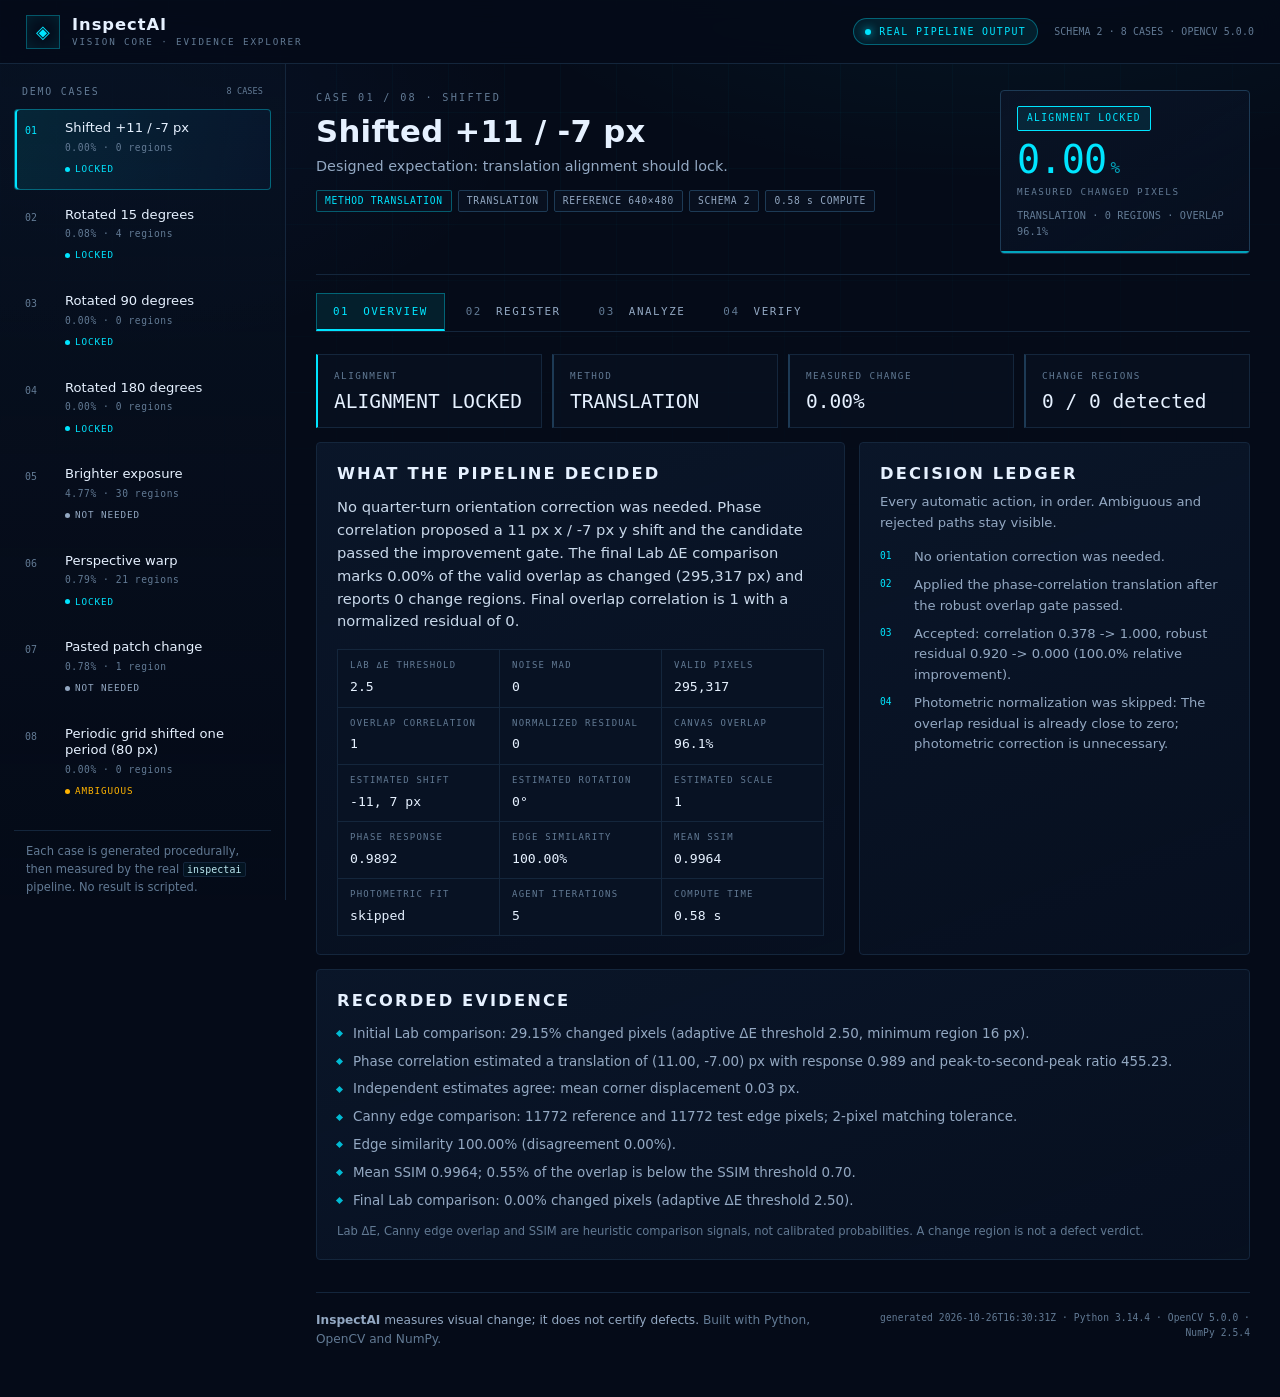
<file: demo/index.html>
<!DOCTYPE html>
<html lang="en">
<head>
<meta charset="utf-8">
<meta name="viewport" content="width=device-width, initial-scale=1">
<title>InspectAI · Evidence Explorer</title>
<meta name="description" content="Interactive replay of real InspectAI runs: alignment ladder, change analysis and the agent's evidence trail.">
<link rel="stylesheet" href="styles.css">
<link rel="icon" href="data:image/svg+xml,%3Csvg xmlns='http://www.w3.org/2000/svg' viewBox='0 0 32 32'%3E%3Crect width='32' height='32' fill='%23050b18'/%3E%3Cpath d='M16 4l10 12-10 12L6 16z' fill='none' stroke='%2300e5ff' stroke-width='2'/%3E%3Ccircle cx='16' cy='16' r='3' fill='%2300e5ff'/%3E%3C/svg%3E">
</head>
<body>
<div class="app">
  <header class="topbar">
    <a class="brand" href="index.html" aria-label="InspectAI demo home">
      <span class="brand-mark" aria-hidden="true">◈</span>
      <span class="brand-text">
        <b>InspectAI</b>
        <small>VISION CORE · EVIDENCE EXPLORER</small>
      </span>
    </a>
    <div class="topbar-meta">
      <span class="pill pill-live"><span class="dot"></span>REAL PIPELINE OUTPUT</span>
      <span id="build-meta" class="mono dim">loading…</span>
    </div>
  </header>

  <aside class="rail" aria-label="Demo cases">
    <div class="rail-head">
      <span>DEMO CASES</span>
      <span id="case-count" class="mono dim">—</span>
    </div>
    <div id="case-list" class="case-list"></div>
    <div class="rail-note">
      <p>Each case is generated procedurally, then measured by the real
        <code>inspectai</code> pipeline. No result is scripted.</p>
      <p><a href="https://github.com/Nomee-123/InspectAI#readme">README</a> ·
        <a href="https://github.com/Nomee-123/InspectAI/blob/main/app.py">Streamlit app</a> ·
        <a href="https://github.com/Nomee-123/InspectAI/blob/main/inspectai/agent.py">core loop</a></p>
    </div>
  </aside>

  <main class="main" id="main">
    <div id="load-error" class="load-error" hidden>
      <h1>Demo data is missing</h1>
      <p>Run <code>python demo/build_demo.py</code> from the repository root, then reload this page.</p>
    </div>

    <div id="workspace" hidden>
      <section class="case-head">
        <div class="case-title">
          <span id="case-index" class="mono dim">—</span>
          <h1 id="case-name">—</h1>
          <p id="case-expectation" class="muted"></p>
          <div id="case-chips" class="chips"></div>
        </div>
        <div id="case-verdict" class="verdict">
          <span id="verdict-badge" class="badge">—</span>
          <div class="verdict-number"><span id="verdict-value">—</span><span class="unit">%</span></div>
          <div class="verdict-caption">measured changed pixels</div>
          <div id="verdict-sub" class="mono dim"></div>
        </div>
      </section>

      <nav class="tabs" role="tablist" aria-label="Result views">
        <button class="tab" role="tab" id="tab-overview" aria-controls="panel-overview" data-tab="overview">
          <span class="tab-index">01</span> OVERVIEW
        </button>
        <button class="tab" role="tab" id="tab-register" aria-controls="panel-register" data-tab="register">
          <span class="tab-index">02</span> REGISTER
        </button>
        <button class="tab" role="tab" id="tab-analyze" aria-controls="panel-analyze" data-tab="analyze">
          <span class="tab-index">03</span> ANALYZE
        </button>
        <button class="tab" role="tab" id="tab-verify" aria-controls="panel-verify" data-tab="verify">
          <span class="tab-index">04</span> VERIFY
        </button>
      </nav>

      <section id="panel-overview" class="panel" role="tabpanel" aria-labelledby="tab-overview">
        <div class="stat-grid" id="overview-stats"></div>
        <div class="split">
          <article class="card">
            <h2>What the pipeline decided</h2>
            <p id="overview-story" class="story"></p>
            <div id="overview-metrics" class="kv-grid"></div>
          </article>
          <article class="card">
            <h2>Decision ledger</h2>
            <p class="card-sub">Every automatic action, in order. Ambiguous and rejected paths stay visible.</p>
            <ol id="overview-decisions" class="ledger"></ol>
          </article>
        </div>
        <article class="card">
          <h2>Recorded evidence</h2>
          <ul id="overview-evidence" class="evidence-list"></ul>
          <p class="footnote">Lab ΔE, Canny edge overlap and SSIM are heuristic comparison signals, not calibrated
            probabilities. A change region is not a defect verdict.</p>
        </article>
      </section>

      <section id="panel-register" class="panel" role="tabpanel" aria-labelledby="tab-register" hidden>
        <div class="register-layout">
          <div class="step-rail">
            <div class="rail-head"><span>ALIGNMENT LADDER</span><span id="step-count" class="mono dim"></span></div>
            <div id="step-list" class="step-list" role="listbox" aria-label="Alignment steps"></div>
            <p class="hint">Use <kbd>←</kbd> <kbd>→</kbd> to walk the ladder.</p>
          </div>
          <div class="register-view">
            <div class="viewer-head">
              <div>
                <span id="step-kicker" class="mono dim">STEP 00</span>
                <h2 id="step-name">—</h2>
              </div>
              <span id="step-badge" class="badge">—</span>
            </div>
            <div class="stage stage-register">
              <img id="step-image" alt="Recorded preview of the selected alignment step">
              <div id="step-image-empty" class="stage-empty" hidden>No preview recorded for this step.</div>
              <div class="corner corner-tl"></div><div class="corner corner-tr"></div>
              <div class="corner corner-bl"></div><div class="corner corner-br"></div>
            </div>
            <div class="register-controls">
              <button id="step-prev" class="btn" type="button">← PREV</button>
              <button id="step-play" class="btn btn-accent" type="button">▶ PLAY</button>
              <button id="step-next" class="btn" type="button">NEXT →</button>
              <input id="step-range" class="range" type="range" min="0" max="1" step="1" value="0"
                     aria-label="Alignment step">
              <output id="step-range-out" class="mono dim"></output>
            </div>
            <p id="step-reason" class="reason"></p>
            <div class="split">
              <article class="card card-flat">
                <h3>Step facts</h3>
                <div id="step-facts" class="kv-grid compact"></div>
              </article>
              <article class="card card-flat">
                <h3>Transform matrix <span class="mono dim">canvas → source</span></h3>
                <div id="step-matrix" class="matrix" aria-label="3 by 3 transform matrix"></div>
                <p class="footnote">Warped with <code>cv2.warpPerspective</code> /
                  <code>WARP_INVERSE_MAP</code> semantics. Rejected steps keep their matrix for audit.</p>
              </article>
            </div>
            <article class="card card-flat">
              <h3>Step metrics</h3>
              <div id="step-metrics" class="kv-grid compact"></div>
            </article>
          </div>
        </div>
      </section>

      <section id="panel-analyze" class="panel" role="tabpanel" aria-labelledby="tab-analyze" hidden>
        <div class="analyze-layout">
          <div class="analyze-main">
            <div class="viewer-head">
              <div>
                <span class="mono dim">REGISTERED COMPARISON</span>
                <h2 id="layer-name">ALIGNED TEST</h2>
              </div>
              <div id="layer-tabs" class="layer-tabs" role="group" aria-label="Image layer">
                <button class="chip-btn is-active" type="button" data-layer="aligned">ALIGNED</button>
                <button class="chip-btn" type="button" data-layer="heatmap">ΔE HEATMAP</button>
                <button class="chip-btn" type="button" data-layer="mask">CHANGE MASK</button>
                <button class="chip-btn" type="button" data-layer="regions">REGIONS</button>
              </div>
            </div>
            <div id="stage" class="stage">
              <img id="stage-layer" alt="Selected analysis layer">
              <img id="stage-ref" class="layer-ref" alt="Reference image">
              <svg id="stage-boxes" class="boxes" aria-hidden="true"></svg>
              <div id="stage-empty" class="stage-empty" hidden>No change regions survived the reporting gate.</div>
              <div class="wipe-line" id="wipe-line"><span></span></div>
              <div class="corner corner-tl"></div><div class="corner corner-tr"></div>
              <div class="corner corner-bl"></div><div class="corner corner-br"></div>
              <div class="stage-caption">
                <span id="stage-label-left">REFERENCE</span>
                <span id="stage-label-right">ALIGNED TEST</span>
              </div>
            </div>
            <div class="register-controls">
              <label class="wipe-label" for="wipe">REFERENCE</label>
              <input id="wipe" class="range" type="range" min="0" max="100" step="1" value="50"
                     aria-label="Wipe between reference and selected layer">
              <span class="mono dim" id="wipe-out">50%</span>
              <label class="wipe-label" for="wipe" id="wipe-label-right">LAYER</label>
            </div>
            <p class="footnote" id="layer-note"></p>
          </div>
          <aside class="analyze-side">
            <article class="card card-flat">
              <h3>Method agreement</h3>
              <div id="method-pills" class="method-pills"></div>
              <p id="method-note" class="footnote"></p>
            </article>
            <article class="card card-flat">
              <h3>Change regions <span id="region-count" class="mono dim"></span></h3>
              <div id="region-list" class="region-list"></div>
              <p id="region-detail" class="region-detail"></p>
              <p class="footnote">Boxed by <code>cv2.connectedComponentsWithStats</code> after the adaptive
                Lab threshold and 3×3 open/close cleanup. Bounds are pixels in the reference canvas.</p>
            </article>
          </aside>
        </div>
      </section>

      <section id="panel-verify" class="panel" role="tabpanel" aria-labelledby="tab-verify" hidden>
        <div class="method-grid" id="verify-methods"></div>
        <div id="disagreement" class="alert" hidden></div>

        <div class="split">
          <article class="card">
            <h2>Agent trace</h2>
            <p class="card-sub">Action, evidence, outcome and uncertainty for every iteration.</p>
            <ol id="agent-trace" class="trace"></ol>
          </article>
          <div class="stack">
            <article class="card card-flat">
              <h3>Decisions</h3>
              <ul id="verify-decisions" class="plain-list"></ul>
            </article>
            <article class="card card-flat">
              <h3>Uncertainty warnings</h3>
              <ul id="verify-warnings" class="plain-list warn"></ul>
            </article>
            <article class="card card-flat">
              <h3>Limitations</h3>
              <ul id="verify-limitations" class="plain-list"></ul>
            </article>
          </div>
        </div>

        <article class="card">
          <div class="card-head">
            <div>
              <h2>Function trace</h2>
              <p class="card-sub">The OpenCV / NumPy calls that actually ran, per stage.</p>
            </div>
            <div class="card-actions">
              <a class="btn btn-accent" id="report-download" download>↓ DOWNLOAD JSON</a>
              <a class="btn" id="report-open" target="_blank" rel="noopener">OPEN</a>
            </div>
          </div>
          <div id="function-trace" class="trace-table"></div>
          <p class="footnote">Schema version 2. The report contains measurements and metadata; image pixels are
            never embedded.</p>
        </article>
      </section>

      <footer class="footer">
        <div>
          <b>InspectAI</b> measures visual change; it does not certify defects.
          <span class="dim">Built with Python, OpenCV and NumPy.</span>
        </div>
        <div class="mono dim" id="footer-meta"></div>
      </footer>
    </div>
  </main>
</div>
<noscript>
  <p class="noscript">This demo needs JavaScript. The underlying evidence is available as JSON in
    <code>demo/evidence/</code>.</p>
</noscript>
<script src="data.js"></script>
<script src="app.js"></script>
</body>
</html>
</file>
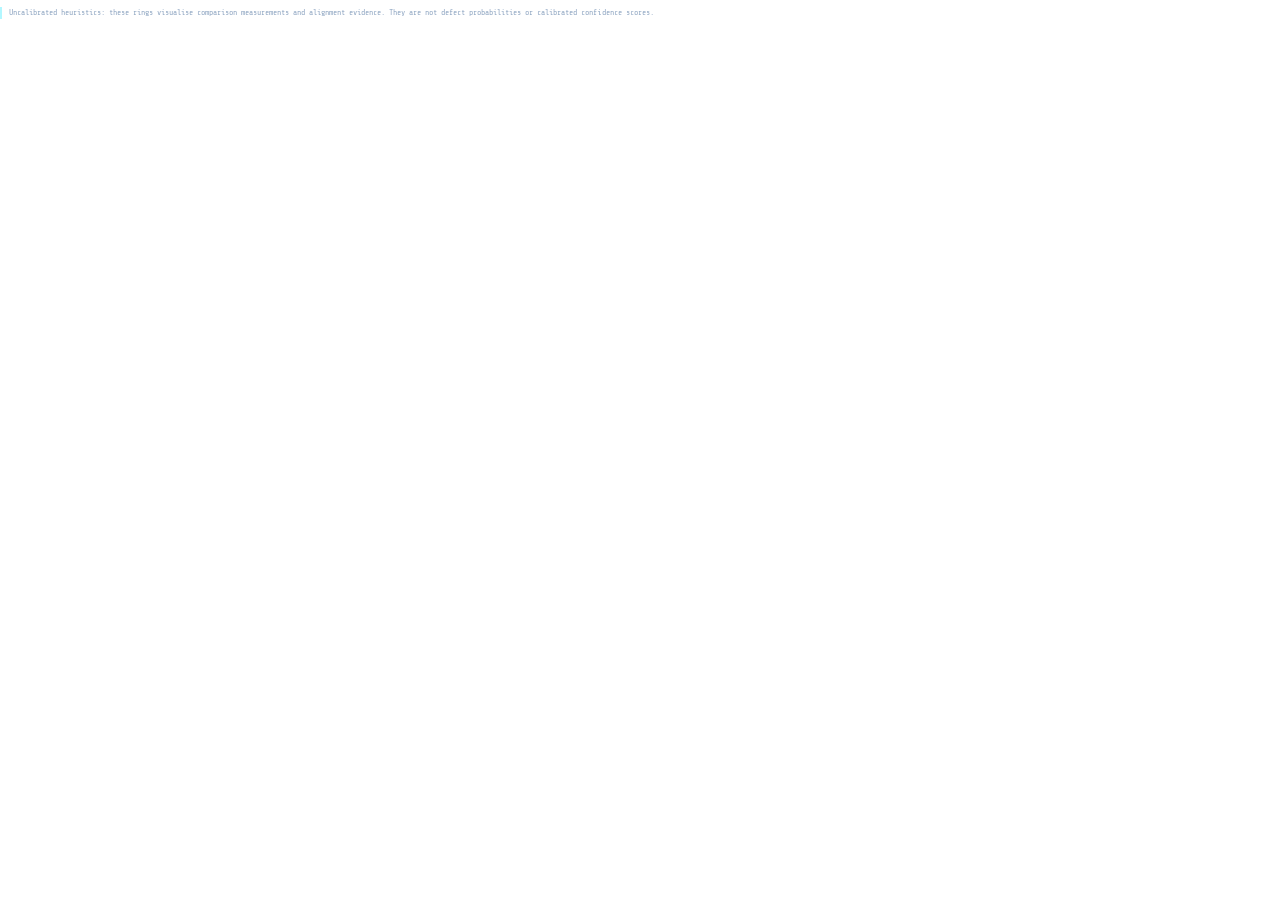
<file: ui/templates/gauges.html>
<!DOCTYPE html>
<html lang="en">
<head>
<meta charset="utf-8" />
<style>
  @import url('https://fonts.googleapis.com/css2?family=Orbitron:wght@500;700&family=Rajdhani:wght@500;600;700&family=Share+Tech+Mono&display=swap');
  :root{--cyan:#00E5FF;--amber:#FFB300;--red:#FF5252;--text:#E6F1FF;--muted:#8FA6C2;
    --mono:'Share Tech Mono','Consolas',monospace;--head:'Orbitron','Rajdhani',sans-serif;--data:'Rajdhani',sans-serif}
  *{box-sizing:border-box}
  html,body{margin:0;background:transparent;color:var(--text);font-family:var(--data)}
  .gauges{display:grid;grid-template-columns:repeat(4,minmax(0,1fr));gap:8px}
  .gauge{position:relative;display:flex;flex-direction:column;align-items:center;padding:8px 5px 7px;
    background:rgba(7,16,31,.88);border:1px solid rgba(0,229,255,.16);
    clip-path:polygon(0 9px,9px 0,100% 0,100% calc(100% - 9px),calc(100% - 9px) 100%,0 100%);
    transition:border-color .18s ease,box-shadow .18s ease}
  .gauge:hover{border-color:rgba(0,229,255,.42);box-shadow:0 0 24px rgba(0,229,255,.08)}
  svg{width:104px;height:104px;overflow:visible}
  .track{stroke:rgba(143,166,194,.18)}
  .fill{stroke:var(--cyan);filter:drop-shadow(0 0 5px rgba(0,229,255,.7));stroke-linecap:round}
  .gauge.amber .fill{stroke:var(--amber);filter:drop-shadow(0 0 5px rgba(255,179,0,.65))}
  .gauge.red .fill{stroke:var(--red);filter:drop-shadow(0 0 5px rgba(255,82,82,.6))}
  .value{position:absolute;top:42px;left:50%;transform:translateX(-50%);font-family:var(--mono);font-size:17px;color:var(--text);white-space:nowrap}
  .unit{font-size:10px;color:var(--muted);margin-left:2px}
  .label{margin-top:2px;font-family:var(--mono);font-size:9px;letter-spacing:.13em;text-transform:uppercase;color:var(--muted);text-align:center}
  .sub{margin-top:3px;font-family:var(--mono);font-size:8px;color:rgba(143,166,194,.75);text-align:center;max-width:140px;line-height:1.35}
  .note{margin-top:7px;font-family:var(--mono);font-size:8px;line-height:1.5;color:var(--muted);border-left:2px solid rgba(0,229,255,.3);padding-left:7px}
  .reduced *{animation:none!important;transition:none!important}
  @media(max-width:760px){.gauges{grid-template-columns:repeat(2,minmax(0,1fr))}svg{width:92px;height:92px}.value{top:36px;font-size:15px}}
  @media(max-width:430px){.gauges{grid-template-columns:1fr}}
</style>
</head>
<body>
<div class="gauges" id="gauges"></div>
<div class="note">Uncalibrated heuristics: these rings visualise comparison measurements and alignment evidence. They are not defect probabilities or calibrated confidence scores.</div>
<script>
const DATA = __DATA__;
const REDUCED = __REDUCED__ || window.matchMedia('(prefers-reduced-motion: reduce)').matches;
if (REDUCED) document.body.classList.add('reduced');
const root = document.getElementById('gauges');
const radius = 44;
const circumference = 2 * Math.PI * radius;

DATA.forEach((gauge, index) => {
  const card = document.createElement('div');
  card.className = 'gauge ' + (gauge.tone || '');
  card.title = gauge.aria + ' Uncalibrated heuristic.';
  const fraction = Math.min(1, Math.max(0, Number(gauge.fraction) || 0));
  const numeric = gauge.numeric === undefined
    ? !Number.isNaN(Number(gauge.value))
    : Boolean(gauge.numeric);
  const display = String(gauge.display);
  const unit = numeric && gauge.unit ? `<span class="unit">${gauge.unit}</span>` : '';
  card.innerHTML = `
    <svg viewBox="0 0 108 108" role="img" aria-label="${gauge.aria}">
      <circle class="track" cx="54" cy="54" r="${radius}" fill="none" stroke-width="7"></circle>
      <circle class="fill" cx="54" cy="54" r="${radius}" fill="none" stroke-width="7"
        stroke-dasharray="${circumference}" stroke-dashoffset="${circumference}"
        transform="rotate(-90 54 54)"></circle>
    </svg>
    <div class="value"><span class="number">${numeric ? '0' : display}</span>${numeric ? unit : ''}</div>
    <div class="label">${gauge.label}</div>
    <div class="sub">${gauge.sub || ''}</div>`;
  root.appendChild(card);
  const ring = card.querySelector('.fill');
  const number = card.querySelector('.number');
  const targetOffset = circumference * (1 - fraction);
  if (REDUCED || !numeric){
    ring.style.strokeDashoffset = String(targetOffset);
    if (numeric) number.textContent = display;
    return;
  }
  const started = performance.now();
  const duration = 800 + index * 90;
  const frame = (now) => {
    const progress = Math.min(1, (now - started) / duration);
    const eased = 1 - Math.pow(1 - progress, 3);
    ring.style.strokeDashoffset = String(circumference * (1 - fraction * eased));
    const value = Number(gauge.value) * eased;
    number.textContent = (Number(gauge.value) >= 100 || gauge.value === 0)
      ? value.toFixed(0)
      : value.toFixed(Number(gauge.value) < 10 ? 2 : 1);
    if (progress < 1) requestAnimationFrame(frame);
    else number.textContent = display;
  };
  requestAnimationFrame(frame);
});
</script>
</body>
</html>
</file>
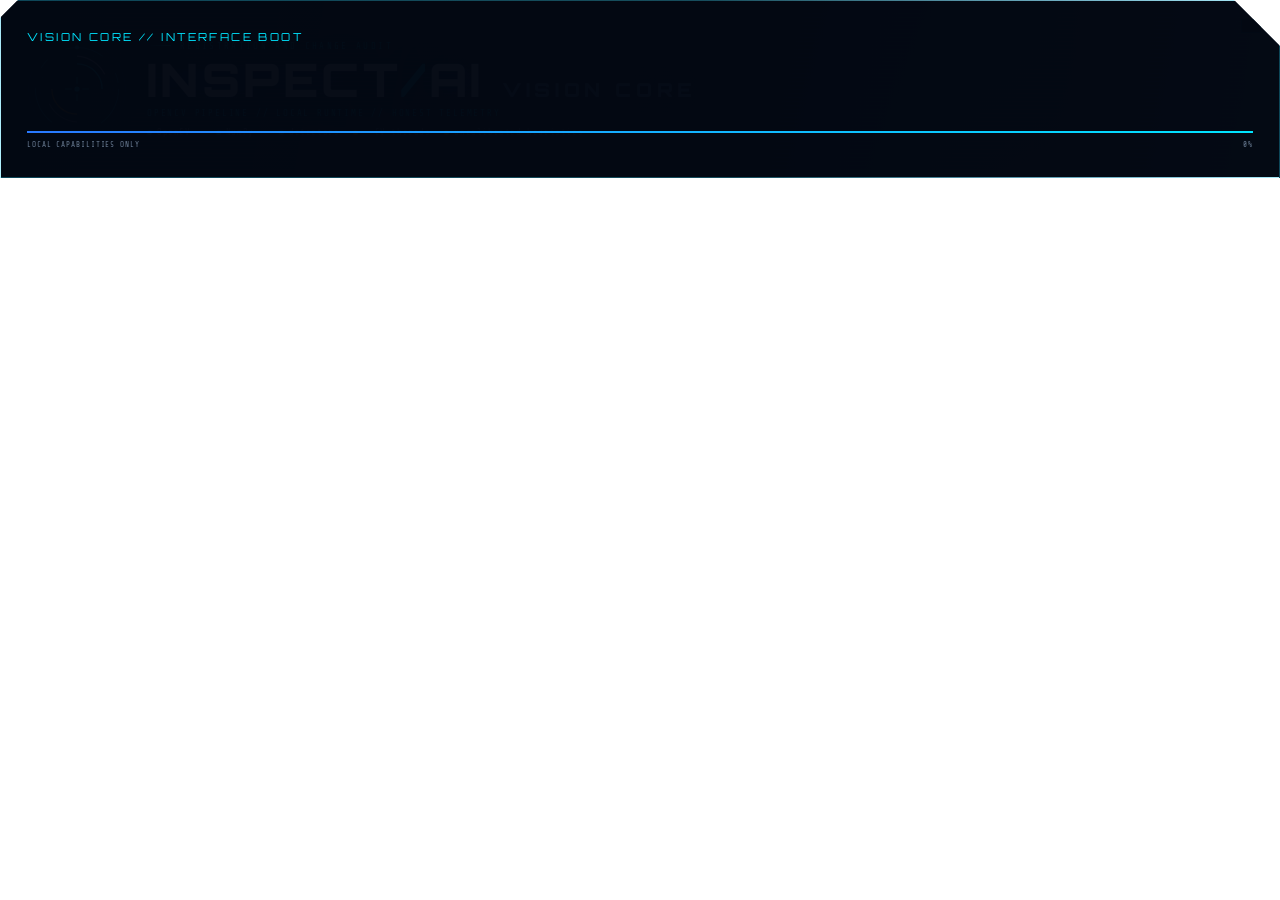
<file: ui/templates/hero.html>
<!DOCTYPE html>
<html lang="en">
<head>
<meta charset="utf-8" />
<meta name="viewport" content="width=device-width, initial-scale=1" />
<style>
  @import url('https://fonts.googleapis.com/css2?family=Orbitron:wght@500;700;900&family=Rajdhani:wght@500;600;700&family=Share+Tech+Mono&display=swap');
  :root{
    --navy:#050B18;--cyan:#00E5FF;--blue:#2979FF;--amber:#FFB300;--text:#E6F1FF;
    --muted:#8FA6C2;--mono:'Share Tech Mono','Consolas',monospace;
    --head:'Orbitron','Rajdhani','Segoe UI',sans-serif;
    --data:'Rajdhani','Share Tech Mono',sans-serif;
  }
  *{box-sizing:border-box}
  html,body{margin:0;padding:0;background:transparent;color:var(--text);font-family:var(--data);overflow:hidden}
  #hero{
    position:relative;overflow:hidden;isolation:isolate;
    display:flex;align-items:center;gap:18px;min-height:178px;
    padding:22px 24px;
    background:
      linear-gradient(100deg,rgba(8,18,34,.97),rgba(5,11,24,.9) 56%,rgba(0,229,255,.06)),
      radial-gradient(circle at 78% 30%,rgba(41,121,255,.2),transparent 46%);
    border:1px solid rgba(0,229,255,.22);
    clip-path:polygon(0 18px,18px 0,calc(100% - 46px) 0,100% 46px,100% 100%,0 100%);
  }
  #hero::before{
    content:"";position:absolute;inset:0;pointer-events:none;z-index:3;
    background:repeating-linear-gradient(to bottom,rgba(230,241,255,.03) 0 1px,transparent 1px 4px);
    opacity:.6;
  }
  #hero::after{
    content:"";position:absolute;inset:0;pointer-events:none;z-index:3;
    background:linear-gradient(90deg,transparent,rgba(0,229,255,.09),transparent);
    transform:translateX(-100%);animation:sweep 8s ease-in-out infinite;
  }
  #field{position:absolute;inset:0;z-index:0;width:100%;height:100%;pointer-events:none}
  .veil{position:absolute;inset:0;z-index:1;pointer-events:none;
    background:radial-gradient(circle at 20% 50%,transparent 0 30%,rgba(5,11,24,.55) 78%)}
  .reticle{position:relative;z-index:2;flex:0 0 104px;width:104px;height:104px;
    filter:drop-shadow(0 0 16px rgba(0,229,255,.35))}
  .orbit{transform-origin:60px 60px;animation:spin 18s linear infinite}
  .orbit-fast{transform-origin:60px 60px;animation:spin 7.5s linear infinite reverse}
  .arc{transform-origin:60px 60px;animation:spin 3.8s linear infinite}
  .brand{position:relative;z-index:2;min-width:0;flex:1 1 auto}
  .kicker{display:flex;align-items:center;gap:9px;font-family:var(--mono);font-size:9px;
    letter-spacing:.26em;text-transform:uppercase;color:var(--cyan)}
  .kicker::before{content:"";width:24px;height:1px;background:linear-gradient(90deg,transparent,var(--cyan));box-shadow:0 0 10px var(--cyan)}
  h1{margin:7px 0 0;font-family:var(--head);font-weight:900;line-height:.94;
    font-size:clamp(24px,4.6vw,46px);letter-spacing:.075em;color:#f5fbff;
    text-shadow:0 0 30px rgba(0,229,255,.32)}
  h1 .slash{color:var(--cyan)}
  .sub{margin-top:7px;font-family:var(--mono);font-size:9px;letter-spacing:.2em;
    text-transform:uppercase;color:var(--cyan)}
  .status{display:flex;flex-wrap:wrap;gap:5px 14px;margin-top:9px;font-family:var(--mono);
    font-size:8.5px;letter-spacing:.07em;color:var(--muted)}
  .status .dot{display:inline-block;width:5px;height:5px;border-radius:50%;margin-right:5px;
    background:var(--cyan);box-shadow:0 0 8px var(--cyan);animation:pulse 2.6s ease-in-out infinite}
  .status .dot.amber{background:var(--amber);box-shadow:0 0 8px var(--amber)}
  .badge{position:absolute;z-index:4;right:18px;top:18px;display:inline-flex;align-items:center;
    gap:7px;padding:6px 9px;border:1px solid rgba(0,229,255,.32);
    background:rgba(4,10,22,.78);font-family:var(--mono);font-size:8px;
    letter-spacing:.13em;text-transform:uppercase;color:var(--text);white-space:nowrap}
  .badge img{height:22px;width:auto;display:block}
  .badge .lt{color:var(--cyan);font-weight:700}
  .boot{position:absolute;inset:0;z-index:9;display:flex;flex-direction:column;
    justify-content:center;padding:18px 26px;background:rgba(3,8,18,.975);
    transition:opacity .55s ease,visibility .55s ease}
  .boot.done{opacity:0;visibility:hidden}
  .boot-head{font-family:var(--head);font-size:11px;letter-spacing:.22em;color:var(--cyan);
    text-transform:uppercase;margin-bottom:9px}
  .boot-lines{font-family:var(--mono);font-size:9px;line-height:1.9;color:var(--muted);
    white-space:pre-wrap;min-height:68px}
  .boot-lines b{color:var(--text);font-weight:400}
  .boot-lines .ok{color:var(--cyan)}
  .boot-track{height:2px;margin-top:10px;background:rgba(143,166,194,.2);overflow:hidden}
  .boot-fill{height:100%;width:0;background:linear-gradient(90deg,var(--blue),var(--cyan));
    box-shadow:0 0 12px var(--cyan);animation:load 2.55s cubic-bezier(.2,.7,.2,1) forwards}
  .boot-foot{display:flex;justify-content:space-between;margin-top:7px;font-family:var(--mono);
    font-size:7.5px;letter-spacing:.12em;color:rgba(143,166,194,.75);text-transform:uppercase}
  @keyframes spin{to{transform:rotate(360deg)}}
  @keyframes pulse{0%,100%{opacity:.5}50%{opacity:1}}
  @keyframes sweep{0%,10%{transform:translateX(-100%);opacity:0}26%{opacity:.85}58%,100%{transform:translateX(100%);opacity:0}}
  @keyframes load{to{width:100%}}
  @media (prefers-reduced-motion:reduce){*{animation:none!important;transition:none!important}}
  @media (max-width:640px){
    #hero{min-height:150px;padding:16px 16px;gap:12px;clip-path:polygon(0 12px,12px 0,calc(100% - 28px) 0,100% 28px,100% 100%,0 100%)}
    .reticle{flex-basis:70px;width:70px;height:70px}
    h1{font-size:23px}
    .sub{font-size:7.5px;letter-spacing:.12em}
    .status{font-size:7.5px;gap:3px 9px}
    .badge{display:none}
    .boot{padding:14px 16px}
    .boot-lines{font-size:8px}
  }
</style>
</head>
<body>
<div id="hero">
  <canvas id="field" aria-hidden="true"></canvas>
  <span class="veil" aria-hidden="true"></span>
  <svg class="reticle" viewBox="0 0 120 120" role="img" aria-label="Rotating acquisition reticle">
    <circle cx="60" cy="60" r="56" fill="none" stroke="rgba(0,229,255,.16)"/>
    <circle cx="60" cy="60" r="42" fill="none" stroke="rgba(0,229,255,.22)" stroke-dasharray="2 7"/>
    <g class="orbit">
      <circle cx="60" cy="60" r="48" fill="none" stroke="rgba(0,229,255,.55)" stroke-width="1.2" stroke-dasharray="46 24 12 24"/>
      <circle cx="60" cy="12" r="2.4" fill="#00E5FF"/>
    </g>
    <g class="orbit-fast">
      <path d="M60 22 A38 38 0 0 1 92 43" fill="none" stroke="rgba(230,241,255,.7)" stroke-width="1.4"/>
      <path d="M60 98 A38 38 0 0 1 28 77" fill="none" stroke="rgba(230,241,255,.45)" stroke-width="1.2"/>
    </g>
    <g class="arc">
      <path d="M60 31 A29 29 0 0 1 89 60" fill="none" stroke="#00E5FF" stroke-width="1.6"/>
      <path d="M60 89 A29 29 0 0 1 31 60" fill="none" stroke="rgba(255,179,0,.8)" stroke-width="1.4"/>
    </g>
    <circle cx="60" cy="60" r="3" fill="#00E5FF"/>
    <path d="M60 46 v8 M60 66 v8 M46 60 h8 M66 60 h8" stroke="#00E5FF" stroke-width="1"/>
  </svg>
  <div class="brand">
    <div class="kicker">registration and change audit</div>
    <h1>INSPECT<span class="slash">/</span>AI <span style="font-size:.42em;letter-spacing:.24em;color:#8FA6C2">VISION CORE</span></h1>
    <div class="sub">OPENCV PIPELINE // LOCAL RUNTIME // HONEST TELEMETRY</div>
    <div class="status">
      <span><i class="dot"></i>OpenCV <span id="cv">—</span></span>
      <span><i class="dot"></i>NumPy <span id="np">—</span></span>
      <span><i class="dot"></i><span id="det">detectors</span></span>
      <span><i class="dot amber"></i><span id="threads">—</span> CV threads</span>
      <span><i class="dot amber"></i>uncalibrated heuristics</span>
    </div>
  </div>
  <div class="badge" id="badge"></div>

  <div class="boot" id="boot" role="status" aria-live="polite">
    <div class="boot-head">VISION CORE // interface boot</div>
    <div class="boot-lines" id="bootLines"></div>
    <div class="boot-track"><div class="boot-fill"></div></div>
    <div class="boot-foot"><span>local capabilities only</span><span id="bootPct">0%</span></div>
  </div>
</div>
<script>
const DATA = __DATA__;
const REDUCED = __REDUCED__ || window.matchMedia('(prefers-reduced-motion: reduce)').matches;
const $ = (id) => document.getElementById(id);
$('cv').textContent = DATA.opencv;
$('np').textContent = DATA.numpy;
$('det').textContent = (DATA.detectors && DATA.detectors.length) ? DATA.detectors.join(' / ') + ' ready' : 'feature detectors unavailable';
$('threads').textContent = String(DATA.threads);
if (DATA.logo_uri){
  const img = document.createElement('img');
  img.alt = 'OpenCV logo';
  img.src = DATA.logo_uri;
  $('badge').appendChild(img);
} else {
  const text = document.createElement('span');
  text.className = 'lt';
  text.textContent = 'BUILT WITH OpenCV';
  $('badge').appendChild(text);
}

if (REDUCED) document.documentElement.classList.add('reduced');

/* ------------------------------------------------------------- */
/* Interface boot (first load only). The lines report the real   */
/* local runtime; the bar measures this boot animation, not the   */
/* inspection pipeline.                                           */
/* ------------------------------------------------------------- */
const boot = $('boot');
if (!DATA.boot || REDUCED){
  boot.classList.add('done');
} else {
  const detectorText = (DATA.detectors || []).join(', ') || 'none';
  const lines = [
    ['> read local runtime', `OpenCV ${DATA.opencv} / NumPy ${DATA.numpy} / Python ${DATA.python}`, 'ok'],
    ['> mount feature detectors', detectorText + `  ·  ${DATA.threads} threads`, 'ok'],
    ['> attach telemetry bridge', 'real progress events, no simulated numbers', 'ok'],
    ['> paint acquisition surface', 'grid / glow / scanlines / reticle', 'ok'],
    ['> interface ready', 'waiting for a reference and test image', 'ok'],
  ];
  let shown = 0;
  const box = $('bootLines');
  const paint = () => {
    box.innerHTML = lines.slice(0, shown).map((line, index) =>
      `${line[0]} <b class="${line[2]}">${line[1]}</b>` + (index === lines.length - 1 ? '' : '\n')
    ).join('');
  };
  paint();
  const step = window.setInterval(() => {
    shown = Math.min(lines.length, shown + 1);
    paint();
    if (shown >= lines.length) window.clearInterval(step);
  }, 430);
  let pct = 0;
  const meter = window.setInterval(() => {
    pct = Math.min(100, pct + 4);
    $('bootPct').textContent = pct + '%';
    if (pct >= 100) window.clearInterval(meter);
  }, 92);
  window.addEventListener('load', () => {
    window.setTimeout(() => {
      boot.classList.add('done');
      window.setTimeout(() => { boot.style.display = 'none'; }, 700);
    }, 2650);
  });
}

/* ------------------------------------------------------------- */
/* Particle field: transform/opacity only, DPR capped at 2,      */
/* paused when the tab is hidden.                                */
/* ------------------------------------------------------------- */
const canvas = $('field');
const context = canvas.getContext('2d', { alpha: true });
let width = 0, height = 0, dpr = 1;
let particles = [];
let pointer = { x: 0, y: 0, tx: 0, ty: 0 };
let frame = 0;
let running = false;

function resize(){
  const rect = canvas.getBoundingClientRect();
  dpr = Math.min(2, window.devicePixelRatio || 1);
  width = Math.max(1, rect.width);
  height = Math.max(1, rect.height);
  canvas.width = Math.round(width * dpr);
  canvas.height = Math.round(height * dpr);
  context.setTransform(dpr, 0, 0, dpr, 0, 0);
  seed();
  if (REDUCED) drawStatic();
}

function seed(){
  const count = Math.max(28, Math.min(78, Math.round(width / 15)));
  particles = Array.from({ length: count }, () => ({
    x: Math.random() * width,
    y: Math.random() * height,
    r: 0.5 + Math.random() * 1.7,
    vx: (Math.random() - 0.5) * 0.10,
    vy: -0.04 - Math.random() * 0.10,
    a: 0.16 + Math.random() * 0.42,
    phase: Math.random() * Math.PI * 2,
  }));
}

function drawStatic(){
  context.clearRect(0, 0, width, height);
  for (const p of particles){
    context.beginPath();
    context.fillStyle = `rgba(0,229,255,${p.a})`;
    context.arc(p.x, p.y, p.r, 0, Math.PI * 2);
    context.fill();
  }
}

function tick(now){
  if (!running) return;
  pointer.x += (pointer.tx - pointer.x) * 0.045;
  pointer.y += (pointer.ty - pointer.y) * 0.045;
  context.clearRect(0, 0, width, height);
  for (const p of particles){
    p.x += p.vx;
    p.y += p.vy;
    if (p.y < -4) p.y = height + 4;
    if (p.x < -4) p.x = width + 4;
    if (p.x > width + 4) p.x = -4;
    const sway = Math.sin(now / 2600 + p.phase) * 3;
    const x = p.x + pointer.x * (6 + p.r * 5) + sway;
    const y = p.y + pointer.y * (4 + p.r * 4);
    context.beginPath();
    context.fillStyle = `rgba(0,229,255,${p.a})`;
    context.arc(x, y, p.r, 0, Math.PI * 2);
    context.fill();
    if (p.r > 1.9){
      context.beginPath();
      context.strokeStyle = 'rgba(0,229,255,.10)';
      context.arc(x, y, p.r * 3.2, 0, Math.PI * 2);
      context.stroke();
    }
  }
  context.strokeStyle = 'rgba(0,229,255,.045)';
  context.beginPath();
  for (let gx = 0; gx < width; gx += 64) { context.moveTo(gx, 0); context.lineTo(gx, height); }
  for (let gy = 0; gy < height; gy += 64) { context.moveTo(0, gy); context.lineTo(width, gy); }
  context.stroke();
  frame = requestAnimationFrame(tick);
}

function start(){
  if (REDUCED || running) return;
  running = true;
  frame = requestAnimationFrame(tick);
}
function stop(){
  running = false;
  if (frame) cancelAnimationFrame(frame);
  frame = 0;
}

window.addEventListener('resize', resize);
window.addEventListener('mousemove', (event) => {
  const rect = canvas.getBoundingClientRect();
  pointer.tx = ((event.clientX - rect.left) / Math.max(1, rect.width) - 0.5) * 2;
  pointer.ty = ((event.clientY - rect.top) / Math.max(1, rect.height) - 0.5) * 2;
});
document.addEventListener('visibilitychange', () => {
  if (document.hidden) stop();
  else start();
});
resize();
start();
</script>
</body>
</html>
</file>
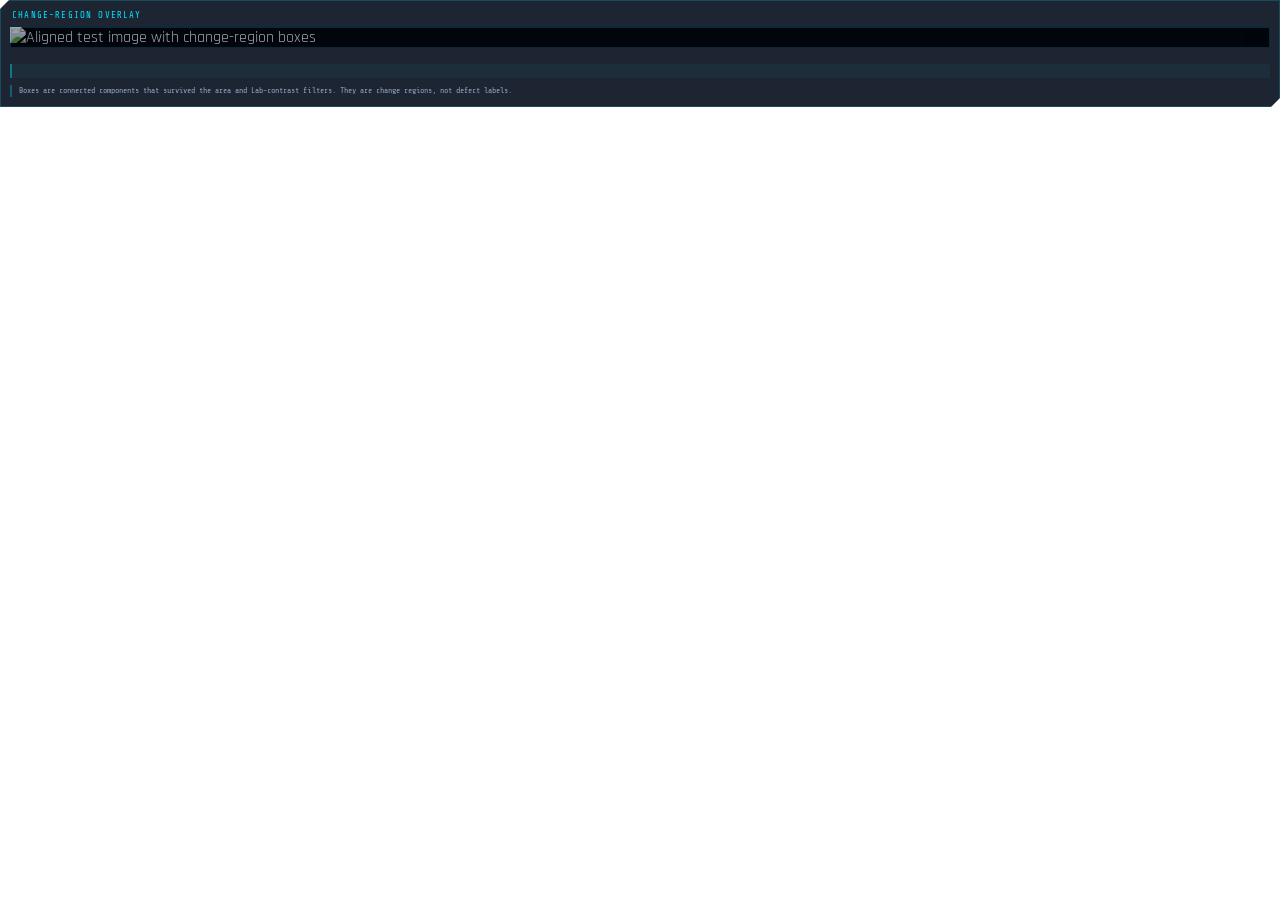
<file: ui/templates/regions.html>
<!DOCTYPE html>
<html lang="en">
<head>
<meta charset="utf-8" />
<meta name="viewport" content="width=device-width, initial-scale=1" />
<style>
  @import url('https://fonts.googleapis.com/css2?family=Rajdhani:wght@500;600;700&family=Share+Tech+Mono&display=swap');
  :root{--cyan:#00E5FF;--amber:#FFB300;--red:#FF5252;--text:#E6F1FF;--muted:#8FA6C2;
    --mono:'Share Tech Mono','Consolas',monospace;--data:'Rajdhani',sans-serif}
  *{box-sizing:border-box}
  html,body{margin:0;background:transparent;color:var(--text);font-family:var(--data)}
  .wrap{border:1px solid rgba(0,229,255,.2);background:rgba(6,14,28,.9);padding:9px;
    clip-path:polygon(0 9px,9px 0,100% 0,100% calc(100% - 9px),calc(100% - 9px) 100%,0 100%)}
  .head{display:flex;justify-content:space-between;gap:10px;align-items:baseline;padding:0 2px 7px;
    font-family:var(--mono);font-size:9px;letter-spacing:.13em;text-transform:uppercase}
  .title{color:var(--cyan)}
  .meta{color:var(--muted)}
  .stage{position:relative;overflow:hidden;background:#030812;aspect-ratio:__ASPECT__}
  .stage img{display:block;width:100%;height:100%;object-fit:fill}
  .stage::after{content:"";position:absolute;inset:0;pointer-events:none;
    border:1px solid rgba(0,229,255,.16);box-shadow:inset 0 0 50px rgba(0,0,0,.45)}
  .scan{position:absolute;left:0;right:0;top:-25%;height:18%;pointer-events:none;
    background:linear-gradient(to bottom,transparent,rgba(0,229,255,.2),rgba(230,241,255,.45),transparent);
    mix-blend-mode:screen;animation:scan 2.7s ease-in-out 1 both}
  svg{position:absolute;inset:0;width:100%;height:100%}
  .box{fill:rgba(0,229,255,.06);stroke:rgba(0,229,255,.85);stroke-width:1.4;
    vector-effect:non-scaling-stroke;stroke-dasharray:5 4;cursor:pointer;transition:fill .18s ease,stroke .18s ease}
  .box:hover,.box.sel{fill:rgba(255,179,0,.16);stroke:#FFB300;stroke-width:2;stroke-dasharray:none}
  .box.sel{filter:drop-shadow(0 0 7px rgba(255,179,0,.8))}
  .tag{pointer-events:none;transform-box:fill-box;transform-origin:0 100%;
    animation:tagIn .34s cubic-bezier(.2,.9,.2,1) both;animation-delay:calc(var(--i) * 70ms)}
  .tag .plate{fill:#FFB300;filter:drop-shadow(0 0 8px rgba(255,179,0,.45))}
  .tag.sel .plate{fill:#00E5FF;filter:drop-shadow(0 0 9px rgba(0,229,255,.6))}
  .tag text{font-family:'Share Tech Mono','Consolas',monospace;font-size:11px;font-weight:700;fill:#07101f;
    letter-spacing:.05em;dominant-baseline:middle}
  .list{display:grid;grid-template-columns:repeat(auto-fit,minmax(168px,1fr));gap:5px;margin-top:8px}
  .row{display:flex;align-items:center;gap:8px;width:100%;text-align:left;padding:6px 8px;
    background:rgba(7,16,31,.8);border:1px solid rgba(0,229,255,.14);color:var(--text);
    font-family:var(--mono);font-size:9px;cursor:pointer;transition:border-color .16s ease,background .16s ease}
  .row:hover,.row.sel{border-color:var(--cyan);background:rgba(0,229,255,.09)}
  .row .id{min-width:26px;height:20px;display:inline-flex;align-items:center;justify-content:center;
    background:#FFB300;color:#07101f;font-weight:700;font-size:9px}
  .row.sel .id{background:var(--cyan)}
  .row .area{color:var(--muted);font-size:8px}
  .row .pos{margin-left:auto;color:rgba(143,166,194,.7);font-size:8px;white-space:nowrap}
  .detail{margin-top:8px;padding:7px 9px;border-left:2px solid rgba(0,229,255,.4);
    background:rgba(0,229,255,.04);font-family:var(--mono);font-size:8.5px;line-height:1.55;color:#c7dcef}
  .empty{padding:26px 16px;text-align:center;border:1px dashed rgba(0,229,255,.22);background:rgba(7,16,31,.55)}
  .empty b{display:block;font-family:var(--mono);font-size:9px;letter-spacing:.14em;text-transform:uppercase;color:var(--cyan)}
  .empty span{display:block;margin-top:6px;font-size:12px;color:var(--muted)}
  .note{margin-top:7px;font-family:var(--mono);font-size:8px;line-height:1.5;color:var(--muted);
    border-left:2px solid rgba(0,229,255,.3);padding-left:7px}
  @keyframes scan{0%{transform:translateY(0);opacity:0}12%{opacity:1}88%{opacity:1}100%{transform:translateY(700%);opacity:0}}
  @keyframes tagIn{from{opacity:0;transform:scale(.5)}to{opacity:1;transform:scale(1)}}
  .reduced *{animation:none!important;transition:none!important}
  @media (prefers-reduced-motion:reduce){*{animation:none!important;transition:none!important}}
  @media (max-width:560px){.head{flex-direction:column;gap:2px}.list{grid-template-columns:1fr}.row .pos{display:none}}
</style>
</head>
<body>
<div class="wrap">
  <div class="head"><span class="title">change-region overlay</span><span class="meta" id="meta"></span></div>
  <div class="stage" id="stage">
    <img id="image" alt="Aligned test image with change-region boxes" />
    <svg id="overlay" role="group" aria-label="Change regions"></svg>
    <span class="scan" aria-hidden="true"></span>
  </div>
  <div class="list" id="list" role="list"></div>
  <div class="detail" id="detail"></div>
  <div class="note">Boxes are connected components that survived the area and Lab-contrast filters. They are change regions, not defect labels.</div>
</div>
<script>
const DATA = __DATA__;
const REDUCED = __REDUCED__ || window.matchMedia('(prefers-reduced-motion: reduce)').matches;
if (REDUCED) document.body.classList.add('reduced');
const W = Math.max(1, Number(DATA.width));
const H = Math.max(1, Number(DATA.height));
const regions = DATA.regions || [];
document.getElementById('image').src = DATA.image_uri;
document.getElementById('meta').textContent = `${regions.length} region${regions.length === 1 ? '' : 's'} / min ${DATA.minimum_area} px`;

const svg = document.getElementById('overlay');
svg.setAttribute('viewBox', `0 0 ${W} ${H}`);
svg.setAttribute('preserveAspectRatio', 'none');
const list = document.getElementById('list');
const detail = document.getElementById('detail');

function describe(region, index){
  return `R${index + 1} · x ${region.x}, y ${region.y} · ${region.width} x ${region.height} px · area ${region.area_pixels} px. Boxed by cv2.connectedComponentsWithStats after the Lab threshold and 3x3 open/close cleanup.`;
}

const boxes = [];
const tags = [];

if (!regions.length){
  document.getElementById('stage').style.display = 'none';
  list.style.display = 'none';
  detail.className = 'empty';
  detail.innerHTML = `<b>no change regions survived</b><span>No connected component passed the ${DATA.minimum_area} px area and Lab-contrast filters. Change indications are below the reporting gate.</span>`;
} else {
  regions.forEach((region, index) => {
    const rect = document.createElementNS('http://www.w3.org/2000/svg', 'rect');
    rect.setAttribute('class', 'box');
    rect.setAttribute('x', region.x);
    rect.setAttribute('y', region.y);
    rect.setAttribute('width', region.width);
    rect.setAttribute('height', region.height);
    rect.setAttribute('tabindex', '0');
    rect.setAttribute('role', 'button');
    rect.setAttribute('aria-label', describe(region, index));
    rect.addEventListener('click', () => select(index));
    rect.addEventListener('keydown', (event) => {
      if (event.key === 'Enter' || event.key === ' ') { event.preventDefault(); select(index); }
    });
    svg.appendChild(rect);
    boxes.push(rect);

    const group = document.createElementNS('http://www.w3.org/2000/svg', 'g');
    group.setAttribute('class', 'tag');
    group.style.setProperty('--i', index);
    const plateWidth = 30;
    const plateHeight = 16;
    const px = Math.max(0, Math.min(W - plateWidth, Number(region.x)));
    const py = Math.max(plateHeight + 2, Number(region.y) - 2);
    const plate = document.createElementNS('http://www.w3.org/2000/svg', 'rect');
    plate.setAttribute('class', 'plate');
    plate.setAttribute('x', px);
    plate.setAttribute('y', py - plateHeight);
    plate.setAttribute('width', plateWidth);
    plate.setAttribute('height', plateHeight);
    const text = document.createElementNS('http://www.w3.org/2000/svg', 'text');
    text.setAttribute('x', px + 8);
    text.setAttribute('y', py - plateHeight / 2);
    text.textContent = `R${index + 1}`;
    group.appendChild(plate);
    group.appendChild(text);
    svg.appendChild(group);
    tags.push(group);

    const row = document.createElement('button');
    row.className = 'row';
    row.setAttribute('role', 'listitem');
    row.innerHTML = `<span class="id">R${index + 1}</span><span>${region.width} x ${region.height} px</span><span class="area">area ${region.area_pixels}</span><span class="pos">x${region.x} y${region.y}</span>`;
    row.addEventListener('click', () => select(index));
    list.appendChild(row);
    region._row = row;
  });
}

function select(index){
  boxes.forEach((box, i) => box.classList.toggle('sel', i === index));
  tags.forEach((tag, i) => tag.classList.toggle('sel', i === index));
  regions.forEach((region, i) => region._row && region._row.classList.toggle('sel', i === index));
  detail.textContent = describe(regions[index], index);
}
if (regions.length) select(0);
</script>
</body>
</html>
</file>
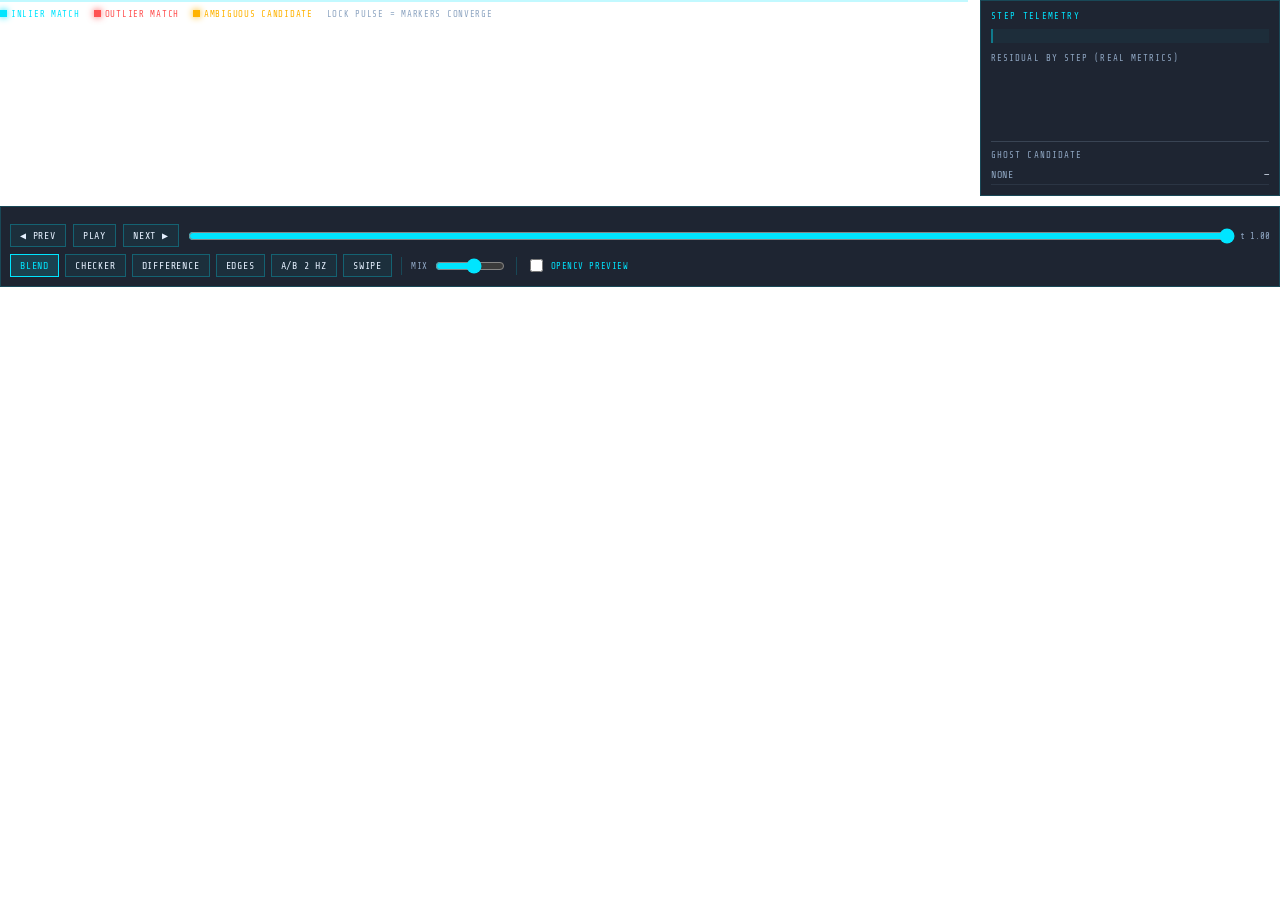
<file: ui/templates/register.html>
<!DOCTYPE html>
<html lang="en">
<head>
<meta charset="utf-8" />
<meta name="viewport" content="width=device-width, initial-scale=1" />
<style>
  @import url('https://fonts.googleapis.com/css2?family=Orbitron:wght@500;700&family=Rajdhani:wght@500;600;700&family=Share+Tech+Mono&display=swap');
  :root{
    --navy:#050B18;--panel:#0A1426;--cyan:#00E5FF;--blue:#2979FF;--amber:#FFB300;
    --red:#FF5252;--text:#E6F1FF;--muted:#8FA6C2;--line:rgba(0,229,255,.18);
    --head:'Orbitron','Rajdhani',sans-serif;--data:'Rajdhani','Share Tech Mono',monospace;
    --mono:'Share Tech Mono','Consolas',monospace;
  }
  *{box-sizing:border-box}
  html,body{margin:0;padding:0;background:transparent;color:var(--text);font-family:var(--data)}
  button,input{font:inherit}
  button{color:var(--text);background:rgba(0,229,255,.05);border:1px solid rgba(0,229,255,.28);padding:5px 9px;cursor:pointer;letter-spacing:.08em;font-family:var(--mono);font-size:10px;text-transform:uppercase}
  button:hover,button:focus-visible{border-color:var(--cyan);outline:none;box-shadow:0 0 14px rgba(0,229,255,.18)}
  button.active{border-color:var(--cyan);background:rgba(0,229,255,.14);color:var(--cyan)}
  .reg-shell{display:flex;flex-direction:column;gap:10px}
  .reg-top{display:grid;grid-template-columns:minmax(0,1fr) 300px;gap:12px}
  .stage-wrap{min-width:0}
  .stage{
    position:relative;width:100%;aspect-ratio:var(--ar);max-height:620px;margin:0 auto;
    background:radial-gradient(circle at 50% 45%,rgba(41,121,255,.10),rgba(3,8,18,.96) 70%);
    border:1px solid rgba(0,229,255,.24);overflow:hidden;
    box-shadow:inset 0 0 70px rgba(0,0,0,.55),0 0 30px rgba(0,229,255,.06);
  }
  .stage::before{
    content:"";position:absolute;inset:0;pointer-events:none;z-index:8;
    background:repeating-linear-gradient(to bottom,rgba(230,241,255,.035) 0 1px,transparent 1px 4px);
    opacity:.55;
  }
  .layer,.edge-layer{position:absolute;inset:0;width:100%;height:100%;object-fit:fill;transform-origin:0 0;will-change:transform;pointer-events:none}
  #refImg{z-index:1}
  #testClip{position:absolute;inset:0;z-index:3;transform-origin:0 0;overflow:hidden;pointer-events:none}
  #previewImg{position:absolute;inset:0;width:100%;height:100%;object-fit:fill;display:none}
  #ghostImg{position:absolute;inset:0;width:100%;height:100%;object-fit:fill;opacity:.24;display:none;z-index:2;mix-blend-mode:screen;filter:hue-rotate(160deg)}
  #refEdges{z-index:4;display:none;mix-blend-mode:screen;opacity:.8}
  #testEdges{z-index:5;display:none;mix-blend-mode:screen;opacity:.9}
  #markers{position:absolute;inset:0;width:100%;height:100%;z-index:6;pointer-events:none}
  .mk-line{stroke:rgba(0,229,255,.55);stroke-width:1.1;vector-effect:non-scaling-stroke}
  .mk-line.outlier{stroke:rgba(255,82,82,.45)}
  .mk-ref{fill:#00E5FF;filter:drop-shadow(0 0 4px #00E5FF)}
  .mk-test{fill:none;stroke:#E6F1FF;stroke-width:1.1;vector-effect:non-scaling-stroke}
  .mk-ref.outlier,.mk-test.outlier{fill:#FF5252;stroke:#FF5252}
  .mk-ring{fill:none;stroke:#00E5FF;stroke-width:1.4;opacity:0;transform-box:fill-box;transform-origin:center;vector-effect:non-scaling-stroke}
  .mk-ring.lock{animation:ringPulse 1.2s ease-out 1}
  @keyframes ringPulse{0%{opacity:.95;transform:scale(.55)}100%{opacity:0;transform:scale(2.5)}}
  #reticle{position:absolute;z-index:7;width:74px;height:74px;margin:-37px 0 0 -37px;left:50%;top:50%;pointer-events:none;opacity:.9;transition:transform .6s ease}
  #reticle .ring{position:absolute;inset:0;border:1px solid rgba(0,229,255,.7);border-radius:50%;box-shadow:0 0 18px rgba(0,229,255,.25)}
  #reticle .ring2{position:absolute;inset:16px;border:1px dashed rgba(0,229,255,.45);border-radius:50%}
  #reticle .cross{position:absolute;left:50%;top:50%;width:88px;height:1px;margin:-.5px 0 0 -44px;background:linear-gradient(90deg,transparent,var(--cyan),transparent)}
  #reticle .cross.v{transform:rotate(90deg)}
  #reticle.snap .ring{animation:ringPulse 1.2s ease-out 1}
  .stage-hud{position:absolute;inset:0;z-index:9;pointer-events:none}
  .corner{position:absolute;width:22px;height:22px;border-color:rgba(0,229,255,.75);border-style:solid;border-width:0}
  .corner.tl{left:6px;top:6px;border-left-width:1px;border-top-width:1px}
  .corner.tr{right:6px;top:6px;border-right-width:1px;border-top-width:1px}
  .corner.bl{left:6px;bottom:6px;border-left-width:1px;border-bottom-width:1px}
  .corner.br{right:6px;bottom:6px;border-right-width:1px;border-bottom-width:1px}
  .stage-badge{position:absolute;left:12px;top:12px;padding:4px 9px;font-family:var(--mono);font-size:10px;letter-spacing:.13em;background:rgba(4,10,22,.82);border:1px solid var(--cyan);color:var(--cyan)}
  .stage-badge.ambiguous{border-color:var(--amber);color:var(--amber)}
  .stage-badge.rejected{border-color:var(--red);color:var(--red)}
  .stage-badge.skipped{border-color:var(--muted);color:var(--muted)}
  .stage-id{position:absolute;right:12px;top:12px;font-family:var(--mono);font-size:10px;color:var(--muted);letter-spacing:.1em}
  .stage-live{position:absolute;left:12px;bottom:12px;font-family:var(--mono);font-size:10px;color:var(--cyan);letter-spacing:.08em}
  .stage-hint{position:absolute;right:12px;bottom:12px;font-family:var(--mono);font-size:9px;color:var(--muted)}
  .swipe-wrap{position:absolute;left:8%;right:8%;bottom:44px;z-index:10;display:none;align-items:center;gap:8px;background:rgba(4,10,22,.8);padding:5px 8px;border:1px solid rgba(0,229,255,.28)}
  .swipe-wrap.show{display:flex}
  .swipe-wrap input{flex:1}
  input[type=range]{accent-color:var(--cyan);background:transparent}
  .reg-legend{display:flex;flex-wrap:wrap;gap:6px 14px;margin-top:7px;font-family:var(--mono);font-size:9px;color:var(--muted);text-transform:uppercase;letter-spacing:.08em}
  .reg-legend i{display:inline-block;width:7px;height:7px;margin-right:4px;background:currentColor;box-shadow:0 0 7px currentColor}
  .reg-legend .ok{color:var(--cyan)}.reg-legend .amb{color:var(--amber)}.reg-legend .bad{color:var(--red)}
  .info{border:1px solid var(--line);background:rgba(6,14,28,.9);padding:10px;min-width:0}
  .info-head{font-family:var(--mono);font-size:9px;letter-spacing:.15em;color:var(--cyan);text-transform:uppercase;margin-bottom:7px}
  .metric{display:flex;justify-content:space-between;gap:8px;padding:4px 0;border-bottom:1px solid rgba(143,166,194,.12);font-family:var(--mono);font-size:10px}
  .metric span{color:var(--muted);text-transform:uppercase;letter-spacing:.06em}
  .metric b{color:var(--text);font-weight:400;text-align:right;word-break:break-word}
  .reason{margin-top:8px;padding:7px;border-left:2px solid rgba(0,229,255,.42);background:rgba(0,229,255,.04);font-size:11px;line-height:1.42;color:#c7dcef}
  .reason.ambiguous{border-left-color:var(--amber);background:rgba(255,179,0,.06)}
  .reason.rejected{border-left-color:var(--red);background:rgba(255,82,82,.05)}
  .chart{margin-top:10px}
  .chart-title{font-family:var(--mono);font-size:9px;letter-spacing:.12em;color:var(--muted);text-transform:uppercase;margin-bottom:5px}
  .bars{display:flex;align-items:flex-end;gap:3px;height:74px;border-bottom:1px solid rgba(143,166,194,.24);padding-bottom:2px}
  .bar{position:relative;flex:1;min-width:5px;background:rgba(0,229,255,.3);transition:background .18s ease;cursor:pointer}
  .bar.accepted{background:rgba(0,229,255,.7)}.bar.ambiguous{background:rgba(255,179,0,.75)}.bar.rejected{background:rgba(255,82,82,.6)}.bar.skipped{background:rgba(143,166,194,.32)}
  .bar.sel{background:#fff;box-shadow:0 0 9px rgba(0,229,255,.8)}
  .reg-controls{border:1px solid var(--line);background:rgba(6,14,28,.9);padding:9px}
  .timeline{display:flex;flex-wrap:wrap;gap:4px;margin-bottom:8px}
  .step-btn{display:inline-flex;align-items:center;gap:6px;padding:5px 8px;font-size:9px;border-color:rgba(143,166,194,.25)}
  .step-btn .dot{width:6px;height:6px;border-radius:50%;background:var(--muted);box-shadow:0 0 7px currentColor}
  .step-btn.accepted .dot{background:var(--cyan);color:var(--cyan)}
  .step-btn.ambiguous .dot{background:var(--amber);color:var(--amber)}
  .step-btn.rejected .dot{background:var(--red);color:var(--red)}
  .step-btn.sel{border-color:var(--cyan);background:rgba(0,229,255,.12);color:var(--cyan)}
  .transport{display:grid;grid-template-columns:auto auto auto minmax(80px,1fr) auto;gap:7px;align-items:center}
  .transport input{width:100%}
  .transport .scrub-label{font-family:var(--mono);font-size:9px;color:var(--muted);white-space:nowrap}
  .modes{display:flex;flex-wrap:wrap;gap:4px 6px;align-items:center;margin-top:7px}
  .modes .sep{width:1px;height:18px;background:rgba(0,229,255,.18);margin:0 3px}
  .modes label{display:inline-flex;align-items:center;gap:5px;font-family:var(--mono);font-size:9px;color:var(--muted);text-transform:uppercase;letter-spacing:.06em}
  .modes label input[type=range]{width:70px}
  .modes input[type=checkbox]{accent-color:var(--cyan)}
  .fidelity{color:var(--cyan)!important}
  .reduced *{animation:none!important;transition:none!important}
  @media(max-width:900px){
    .reg-top{grid-template-columns:1fr}
    .stage{max-height:430px}
    .info{order:2}
    .transport{grid-template-columns:auto auto auto 1fr}
    .transport .scrub-label{display:none}
  }
  @media(max-width:560px){
    .stage{max-height:300px}
    .stage-hint{display:none}
    .modes .sep{display:none}
    .timeline{max-height:96px;overflow:auto}
  }
</style>
</head>
<body>
<div class="reg-shell">
  <div class="reg-top">
    <div class="stage-wrap">
      <div class="stage" id="stage" style="--ar:__ASPECT__">
        <img class="layer" id="refImg" alt="Reference image" />
        <img id="ghostImg" alt="Ambiguous candidate ghost" />
        <div id="testClip"><img class="layer" id="testImg" alt="Aligned test image" /><img id="previewImg" alt="OpenCV warped preview" /></div>
        <img class="edge-layer" id="refEdges" alt="Reference edges" />
        <img class="edge-layer" id="testEdges" alt="Test edges" />
        <svg id="markers" aria-hidden="true"></svg>
        <div id="reticle" aria-hidden="true"><span class="ring"></span><span class="ring2"></span><span class="cross"></span><span class="cross v"></span></div>
        <div class="stage-hud">
          <span class="corner tl"></span><span class="corner tr"></span><span class="corner bl"></span><span class="corner br"></span>
          <span class="stage-badge" id="stageBadge">LOCKED</span>
          <span class="stage-id" id="stageId">STEP 00</span>
          <span class="stage-live" id="stageLive"></span>
          <span class="stage-hint" id="stageHint">SCRUB TO INSPECT</span>
        </div>
        <div class="swipe-wrap" id="swipeWrap">
          <span>REF</span><input id="swipe" type="range" min="0" max="100" value="50" aria-label="Before and after swipe" /><span>TEST</span>
        </div>
      </div>
      <div class="reg-legend">
        <span class="ok"><i></i>inlier match</span>
        <span class="bad"><i></i>outlier match</span>
        <span class="amb"><i></i>ambiguous candidate</span>
        <span>Lock pulse = markers converge</span>
      </div>
    </div>

    <aside class="info" aria-live="polite">
      <div class="info-head">Step telemetry</div>
      <div id="metrics"></div>
      <div class="reason" id="reason"></div>
      <div class="chart">
        <div class="chart-title">Residual by step (real metrics)</div>
        <div class="bars" id="bars"></div>
      </div>
      <div class="chart-title" style="margin-top:8px">Ghost candidate</div>
      <div id="ghostNote" class="metric"><span>none</span><b>&mdash;</b></div>
    </aside>
  </div>

  <div class="reg-controls">
    <div class="timeline" id="timeline" role="tablist" aria-label="Alignment steps"></div>
    <div class="transport">
      <button id="prev" aria-label="Previous alignment step">&#9664; Prev</button>
      <button id="play" aria-label="Play registration sequence">Play</button>
      <button id="next" aria-label="Next alignment step">Next &#9654;</button>
      <input id="scrub" type="range" min="0" max="1000" value="1000" aria-label="Registration scrubber" />
      <span class="scrub-label" id="scrubLabel">t 1.00</span>
    </div>
    <div class="modes" role="group" aria-label="Overlay modes">
      <button data-mode="blend" class="active">Blend</button>
      <button data-mode="checker">Checker</button>
      <button data-mode="difference">Difference</button>
      <button data-mode="edge">Edges</button>
      <button data-mode="flicker">A/B 2&nbsp;Hz</button>
      <button data-mode="swipe">Swipe</button>
      <span class="sep"></span>
      <label>Mix <input id="opacity" type="range" min="0" max="100" value="58" aria-label="Blend opacity" /></label>
      <span class="sep"></span>
      <label class="fidelity"><input id="fidelity" type="checkbox" /> OpenCV preview</label>
    </div>
  </div>
</div>

<script>
const DATA = __DATA__;
const REDUCED = __REDUCED__ || window.matchMedia('(prefers-reduced-motion: reduce)').matches;
if (REDUCED) document.body.classList.add('reduced');

const stage = document.getElementById('stage');
const refImg = document.getElementById('refImg');
const testImg = document.getElementById('testImg');
const testClip = document.getElementById('testClip');
const previewImg = document.getElementById('previewImg');
const ghostImg = document.getElementById('ghostImg');
const refEdges = document.getElementById('refEdges');
const testEdges = document.getElementById('testEdges');
const markers = document.getElementById('markers');
const reticle = document.getElementById('reticle');
const timeline = document.getElementById('timeline');
const bars = document.getElementById('bars');
const badge = document.getElementById('stageBadge');
const stageId = document.getElementById('stageId');
const stageLive = document.getElementById('stageLive');
const stageHint = document.getElementById('stageHint');
const metrics = document.getElementById('metrics');
const reasonBox = document.getElementById('reason');
const ghostNote = document.getElementById('ghostNote');
const scrub = document.getElementById('scrub');
const scrubLabel = document.getElementById('scrubLabel');
const opacity = document.getElementById('opacity');
const fidelity = document.getElementById('fidelity');
const swipe = document.getElementById('swipe');
const swipeWrap = document.getElementById('swipeWrap');
const playBtn = document.getElementById('play');

const W = Math.max(1, Number(DATA.width));
const H = Math.max(1, Number(DATA.height));
stage.style.setProperty('--ar', `${W} / ${H}`);
refImg.src = DATA.reference_uri;
testImg.src = DATA.test_uri;
refEdges.src = DATA.ref_edges_uri || '';
stage.querySelectorAll('.layer,#previewImg,#ghostImg').forEach(img => {
  img.style.transformOrigin = '0 0';
});

let selected = Math.max(0, Number(DATA.default_index || 0));
let t = 1;
let mode = 'blend';
let ghostIndex = -1;
let raf = 0;
let flickerTimer = 0;
let playTimer = 0;
let playing = false;
let markerGroups = [];

const steps = DATA.steps || [];

function clamp01(value){ return Math.min(1, Math.max(0, value)); }
function lerp(a,b,p){ return a + (b-a) * p; }
function statusClass(status){ return ['accepted','ambiguous','rejected','skipped'].includes(status) ? status : 'skipped'; }
function statusLabel(step){
  const status = step.status;
  if (status === 'accepted') return 'LOCKED';
  if (status === 'ambiguous') return 'AMBIGUOUS';
  if (status === 'rejected') return 'REJECTED';
  if (step.name === 'Final') return 'NO ALIGNMENT';
  return 'SKIPPED';
}
function fmt(value, digits=2){
  if (value === null || value === undefined || Number.isNaN(Number(value))) return 'n/a';
  return Number(value).toFixed(digits);
}
function currentStep(){ return steps[selected]; }

function similarityMatrix(target, p){
  if (p >= 1) return target;
  const a = target[0][0], b = target[0][1], c = target[1][0], d = target[1][1];
  const angle = Math.atan2(c, a);
  const scale = (Math.hypot(a, c) + Math.hypot(b, d)) / 2 || 1;
  const cx = W / 2, cy = H / 2;
  const fullR = [[scale*Math.cos(angle), -scale*Math.sin(angle)], [scale*Math.sin(angle), scale*Math.cos(angle)]];
  const baseTx = cx - (fullR[0][0]*cx + fullR[0][1]*cy);
  const baseTy = cy - (fullR[1][0]*cx + fullR[1][1]*cy);
  const residX = target[0][2] - baseTx;
  const residY = target[1][2] - baseTy;
  const s = lerp(1, scale, p);
  const th = lerp(0, angle, p);
  const R = [[s*Math.cos(th), -s*Math.sin(th)], [s*Math.sin(th), s*Math.cos(th)]];
  const tx = cx - (R[0][0]*cx + R[0][1]*cy) + residX * p;
  const ty = cy - (R[1][0]*cx + R[1][1]*cy) + residY * p;
  return [[R[0][0], R[0][1], tx], [R[1][0], R[1][1], ty], [0,0,1]];
}

function applyH(matrix, x, y){
  const w = matrix[2][0]*x + matrix[2][1]*y + matrix[2][2] || 1e-9;
  return [(matrix[0][0]*x + matrix[0][1]*y + matrix[0][2]) / w,
          (matrix[1][0]*x + matrix[1][1]*y + matrix[1][2]) / w];
}

function solve8(A, b){
  const n = 8;
  for (let col=0; col<n; col++){
    let pivot = col;
    for (let row=col+1; row<n; row++) if (Math.abs(A[row][col]) > Math.abs(A[pivot][col])) pivot = row;
    if (Math.abs(A[pivot][col]) < 1e-12) return null;
    [A[col], A[pivot]] = [A[pivot], A[col]];
    [b[col], b[pivot]] = [b[pivot], b[col]];
    const div = A[col][col];
    for (let j=col; j<n; j++) A[col][j] /= div;
    b[col] /= div;
    for (let row=0; row<n; row++){
      if (row === col) continue;
      const factor = A[row][col];
      if (!factor) continue;
      for (let j=col; j<n; j++) A[row][j] -= factor * A[col][j];
      b[row] -= factor * b[col];
    }
  }
  return b;
}

function homographyFromCorners(src, dst){
  const A = [], b = [];
  for (let i=0; i<4; i++){
    const [x,y] = src[i], [u,v] = dst[i];
    A.push([x,y,1,0,0,0,-u*x,-u*y]); b.push(u);
    A.push([0,0,0,x,y,1,-v*x,-v*y]); b.push(v);
  }
  const h = solve8(A, b);
  if (!h) return [[1,0,0],[0,1,0],[0,0,1]];
  return [[h[0],h[1],h[2]],[h[3],h[4],h[5]],[h[6],h[7],1]];
}

function transformFor(step, p){
  const target = step.display_matrix;
  const perspective = Math.abs(target[2][0]) + Math.abs(target[2][1]);
  if (perspective > 1e-7 && p < 1){
    const src = [[0,0],[W,0],[W,H],[0,H]];
    const dst = src.map(([x,y]) => {
      const [u,v] = applyH(target, x, y);
      return [lerp(x,u,p), lerp(y,v,p)];
    });
    return homographyFromCorners(src, dst);
  }
  return similarityMatrix(target, p);
}

function cssMatrix(m){
  return `matrix3d(${m[0][0]},${m[1][0]},0,${m[2][0]},${m[0][1]},${m[1][1]},0,${m[2][1]},0,0,1,0,${m[0][2]},${m[1][2]},0,${m[2][2]})`;
}

function decompose(m){
  const angle = Math.atan2(m[1][0], m[0][0]) * 180 / Math.PI;
  const scale = (Math.hypot(m[0][0], m[1][0]) + Math.hypot(m[0][1], m[1][1])) / 2;
  return { angle, scale, tx: m[0][2], ty: m[1][2] };
}

function setBadge(step){
  const cls = statusClass(step.status);
  badge.textContent = statusLabel(step);
  badge.className = 'stage-badge ' + cls;
  stageId.textContent = `STEP ${String(step.index).padStart(2,'0')} / ${String(steps.length-1).padStart(2,'0')}`;
  stageLive.textContent = (step.model || 'none').toUpperCase() + ' / ' + (fidelity.checked ? 'OPENCV PREVIEW' : 'ANIMATED TRANSFORM');
}

function buildTimeline(){
  timeline.innerHTML = '';
  steps.forEach((step, index) => {
    const button = document.createElement('button');
    button.className = `step-btn ${statusClass(step.status)}` + (index === selected ? ' sel' : '');
    button.setAttribute('role','tab');
    button.setAttribute('aria-selected', index === selected ? 'true' : 'false');
    button.title = step.reason;
    button.innerHTML = `<span class="dot"></span>${String(step.index).padStart(2,'0')} ${step.name}`;
    button.addEventListener('click', () => selectStep(index, true));
    timeline.appendChild(button);
  });
}

function buildBars(){
  bars.innerHTML = '';
  const values = steps.map(step => Math.max(0, Number(step.residual_after || 0)));
  const maximum = Math.max(0.0001, ...values);
  steps.forEach((step, index) => {
    const bar = document.createElement('button');
    bar.className = `bar ${statusClass(step.status)}` + (index === selected ? ' sel' : '');
    bar.style.height = `${Math.max(5, (Math.max(0, Number(step.residual_after || 0)) / maximum) * 100)}%`;
    bar.title = `${step.name}: residual after ${fmt(step.residual_after, 4)}`;
    bar.setAttribute('aria-label', `${step.name}, residual after ${fmt(step.residual_after, 4)}`);
    bar.addEventListener('click', () => selectStep(index, true));
    bars.appendChild(bar);
  });
}

function buildMarkers(step){
  markers.innerHTML = '';
  markerGroups = [];
  const refs = step.keypoints_ref || [];
  const tests = step.keypoints_test || [];
  const flags = step.keypoint_flags || [];
  markers.setAttribute('viewBox', `0 0 ${W} ${H}`);
  for (let i=0; i<Math.min(refs.length, tests.length); i++){
    const inlier = flags.length ? Boolean(flags[i]) : true;
    const group = document.createElementNS('http://www.w3.org/2000/svg','g');
    const line = document.createElementNS('http://www.w3.org/2000/svg','line');
    line.setAttribute('class','mk-line' + (inlier ? '' : ' outlier'));
    const ref = document.createElementNS('http://www.w3.org/2000/svg','circle');
    ref.setAttribute('class','mk-ref' + (inlier ? '' : ' outlier'));
    ref.setAttribute('cx', refs[i][0]); ref.setAttribute('cy', refs[i][1]); ref.setAttribute('r', inlier ? 2.2 : 1.6);
    const test = document.createElementNS('http://www.w3.org/2000/svg','circle');
    test.setAttribute('class','mk-test' + (inlier ? '' : ' outlier'));
    test.setAttribute('r', inlier ? 2.6 : 1.8);
    const ring = document.createElementNS('http://www.w3.org/2000/svg','circle');
    ring.setAttribute('class','mk-ring');
    ring.setAttribute('cx', refs[i][0]); ring.setAttribute('cy', refs[i][1]); ring.setAttribute('r', 5);
    group.appendChild(line); group.appendChild(ref); group.appendChild(test); group.appendChild(ring);
    markers.appendChild(group);
    markerGroups.push({group,line,test,ring,refX:refs[i][0],refY:refs[i][1],testX:tests[i][0],testY:tests[i][1],inlier,locked:false});
  }
}

function updateMarkers(matrix){
  if (!markerGroups.length) return;
  markerGroups.forEach((item) => {
    const [x,y] = applyH(matrix, item.testX, item.testY);
    item.line.setAttribute('x1', x); item.line.setAttribute('y1', y);
    item.line.setAttribute('x2', item.refX); item.line.setAttribute('y2', item.refY);
    item.test.setAttribute('cx', x); item.test.setAttribute('cy', y);
    const locked = Math.hypot(x-item.refX, y-item.refY) < 2.4;
    if (locked && !item.locked && !REDUCED){
      item.ring.classList.remove('lock');
      void item.ring.getBoundingClientRect();
      item.ring.classList.add('lock');
    }
    item.locked = locked;
  });
}

function updateReticle(matrix, step){
  if (step.keypoints_ref && step.keypoints_ref.length){
    reticle.style.display = 'none';
    return;
  }
  reticle.style.display = 'block';
  const [x,y] = applyH(matrix, W/2, H/2);
  reticle.style.left = `${(x / W) * 100}%`;
  reticle.style.top = `${(y / H) * 100}%`;
}

function setGhost(step){
  ghostIndex = -1;
  if (step.status === 'ambiguous'){
    const other = steps.find(candidate => candidate.index !== step.index && candidate.status === 'ambiguous' && candidate.preview_uri);
    if (other){
      ghostIndex = other.index;
      ghostImg.src = other.preview_uri;
      ghostImg.style.display = 'block';
      ghostNote.innerHTML = `<span>ghost ${String(other.index).padStart(2,'0')}</span><b>${other.name}</b>`;
      return;
    }
  }
  ghostImg.style.display = 'none';
  ghostNote.innerHTML = '<span>none</span><b>&mdash;</b>';
}

function renderMetrics(step, matrix){
  const d = decompose(matrix);
  const rows = [
    ['model', step.model || 'none'],
    ['status', statusLabel(step)],
    ['rotation', `${fmt(d.angle,2)} deg`],
    ['scale', fmt(d.scale,4)],
    ['translation', `${fmt(d.tx,1)}, ${fmt(d.ty,1)} px`],
    ['inliers', step.inlier_ratio !== null ? `${fmt(Number(step.inlier_ratio)*100,1)} %` : 'n/a'],
    ['ECC cc', step.ecc_cc !== null ? fmt(step.ecc_cc,4) : 'n/a'],
    ['residual', `${fmt(step.residual_before,3)} -> ${fmt(step.residual_after,3)}`],
  ];
  metrics.innerHTML = rows.map(([key,value]) => `<div class="metric"><span>${key}</span><b>${value}</b></div>`).join('');
  reasonBox.className = 'reason ' + statusClass(step.status);
  reasonBox.textContent = step.reason;
  stageLive.textContent = `${(step.model || 'none').toUpperCase()} / t ${t.toFixed(2)} / ${fidelity.checked ? 'OPENCV PREVIEW' : 'ANIMATED'}`;
}

function applyMode(){
  swipeWrap.classList.toggle('show', mode === 'swipe');
  refImg.style.display = 'block';
  testClip.style.display = 'block';
  previewImg.style.display = fidelity.checked ? 'block' : 'none';
  testImg.style.display = fidelity.checked ? 'none' : 'block';
  testClip.style.opacity = '1';
  testClip.style.mixBlendMode = 'normal';
  testClip.style.webkitMaskImage = 'none';
  testClip.style.maskImage = 'none';
  testClip.style.clipPath = 'none';
  refEdges.style.display = 'none';
  testEdges.style.display = 'none';
  refImg.style.opacity = '1';
  stageHint.textContent = fidelity.checked ? 'OPENCV WARP PREVIEW' : 'SCRUB TO INSPECT';

  if (mode === 'blend'){
    testClip.style.opacity = String(Number(opacity.value) / 100);
  } else if (mode === 'checker'){
    testClip.style.webkitMaskImage = 'repeating-conic-gradient(#000 0 25%, transparent 0 50%)';
    testClip.style.maskImage = 'repeating-conic-gradient(#000 0 25%, transparent 0 50%)';
    testClip.style.webkitMaskSize = '44px 44px';
    testClip.style.maskSize = '44px 44px';
  } else if (mode === 'difference'){
    testClip.style.mixBlendMode = 'difference';
    testClip.style.opacity = '1';
  } else if (mode === 'edge'){
    testClip.style.display = 'none';
    refImg.style.opacity = '0.14';
    refEdges.style.display = 'block';
    testEdges.style.display = 'block';
    stageHint.textContent = 'EDGE OVERLAY / STEP PREVIEW';
  } else if (mode === 'flicker'){
    testClip.style.opacity = '1';
    startFlicker();
  } else if (mode === 'swipe'){
    testClip.style.opacity = '1';
    applySwipe();
  }
  if (mode !== 'flicker') stopFlicker();
}

function applySwipe(){
  const value = Number(swipe.value);
  testClip.style.clipPath = `inset(0 0 0 ${value}%)`;
}

function startFlicker(){
  stopFlicker();
  if (REDUCED) return;
  let visible = true;
  flickerTimer = window.setInterval(() => {
    visible = !visible;
    testClip.style.opacity = visible ? '1' : '0';
  }, 500);
}
function stopFlicker(){ if (flickerTimer){ clearInterval(flickerTimer); flickerTimer = 0; } }

function render(){
  const step = currentStep();
  if (!step) return;
  const matrix = transformFor(step, t);
  testClip.style.transform = cssMatrix(matrix);
  testImg.style.transform = 'none';
  previewImg.style.transform = 'none';
  updateMarkers(matrix);
  updateReticle(matrix, step);
  renderMetrics(step, matrix);
  setBadge(step);
  scrub.value = String(Math.round(t * 1000));
  scrubLabel.textContent = `t ${t.toFixed(2)} / ${step.status}`;
}

function cancelAnimation(){
  if (raf){ cancelAnimationFrame(raf); raf = 0; }
}

function animateTo(target, duration = 1500){
  cancelAnimation();
  if (REDUCED){ t = target; render(); return; }
  const from = t;
  const started = performance.now();
  const frame = (now) => {
    const progress = clamp01((now - started) / duration);
    const eased = 1 - Math.pow(1 - progress, 3);
    t = lerp(from, target, eased);
    render();
    if (progress < 1){ raf = requestAnimationFrame(frame); }
    else { raf = 0; t = target; render(); pulseLock(); }
  };
  raf = requestAnimationFrame(frame);
}

function pulseLock(){
  const step = currentStep();
  if (!step || REDUCED) return;
  if (step.keypoints_ref && step.keypoints_ref.length){ return; }
  reticle.classList.remove('snap');
  void reticle.getBoundingClientRect();
  reticle.classList.add('snap');
}

function selectStep(index, animate){
  selected = Math.min(steps.length - 1, Math.max(0, index));
  const step = currentStep();
  if (!step) return;
  buildTimeline();
  buildBars();
  setGhost(step);
  testEdges.src = step.edge_uri || '';
  previewImg.src = step.preview_uri || '';
  buildMarkers(step);
  t = 1;
  applyMode();
  if (animate && !REDUCED){ t = 0; animateTo(1, 1450); } else { render(); }
}

function nextStep(){ selectStep((selected + 1) % steps.length, true); }
function prevStep(){ selectStep((selected - 1 + steps.length) % steps.length, true); }

function stopPlay(){
  playing = false;
  playBtn.textContent = 'Play';
  playBtn.classList.remove('active');
  if (playTimer){ clearTimeout(playTimer); playTimer = 0; }
}
function playSequence(){
  if (playing){ stopPlay(); return; }
  playing = true;
  playBtn.textContent = 'Pause';
  playBtn.classList.add('active');
  const accepted = steps.filter(step => step.status === 'accepted');
  const queue = accepted.length ? accepted : steps;
  let cursor = 0;
  const advance = () => {
    if (!playing) return;
    if (cursor >= queue.length){ stopPlay(); return; }
    const step = queue[cursor++];
    selectStep(step.index, true);
    playTimer = window.setTimeout(advance, REDUCED ? 120 : 1900);
  };
  advance();
}

scrub.addEventListener('input', () => {
  if (playing) stopPlay();
  cancelAnimation();
  t = Number(scrub.value) / 1000;
  render();
});
opacity.addEventListener('input', () => { if (mode === 'blend') applyMode(); });
fidelity.addEventListener('change', () => { applyMode(); render(); });
swipe.addEventListener('input', applySwipe);
document.getElementById('prev').addEventListener('click', () => { stopPlay(); prevStep(); });
document.getElementById('next').addEventListener('click', () => { stopPlay(); nextStep(); });
playBtn.addEventListener('click', playSequence);
document.querySelectorAll('[data-mode]').forEach(button => {
  button.addEventListener('click', () => {
    document.querySelectorAll('[data-mode]').forEach(other => other.classList.remove('active'));
    button.classList.add('active');
    mode = button.dataset.mode;
    applyMode();
  });
});
document.addEventListener('keydown', (event) => {
  if (event.key === 'ArrowRight'){ stopPlay(); nextStep(); }
  if (event.key === 'ArrowLeft'){ stopPlay(); prevStep(); }
});
document.addEventListener('visibilitychange', () => {
  if (document.hidden){ stopPlay(); stopFlicker(); }
});

buildTimeline();
buildBars();
selectStep(selected, !REDUCED);
</script>
</body>
</html>
</file>
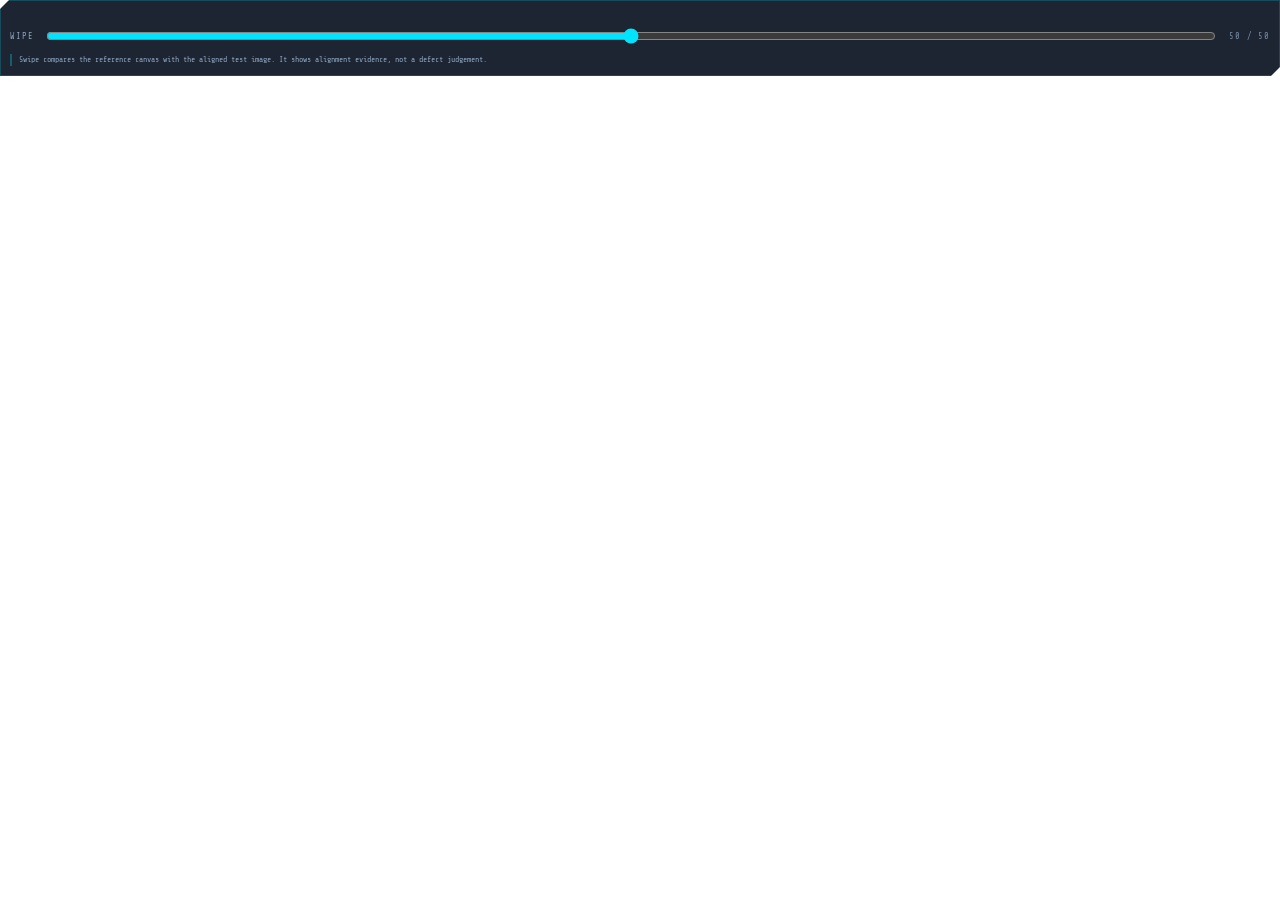
<file: ui/templates/swipe.html>
<!DOCTYPE html>
<html lang="en">
<head>
<meta charset="utf-8" />
<meta name="viewport" content="width=device-width, initial-scale=1" />
<style>
  @import url('https://fonts.googleapis.com/css2?family=Rajdhani:wght@500;600;700&family=Share+Tech+Mono&display=swap');
  :root{--cyan:#00E5FF;--amber:#FFB300;--text:#E6F1FF;--muted:#8FA6C2;
    --mono:'Share Tech Mono','Consolas',monospace;--data:'Rajdhani',sans-serif}
  *{box-sizing:border-box}
  html,body{margin:0;background:transparent;color:var(--text);font-family:var(--data)}
  .wrap{position:relative;border:1px solid rgba(0,229,255,.2);background:rgba(6,14,28,.9);
    padding:9px;clip-path:polygon(0 9px,9px 0,100% 0,100% calc(100% - 9px),calc(100% - 9px) 100%,0 100%)}
  .head{display:flex;justify-content:space-between;gap:10px;align-items:baseline;
    padding:0 2px 7px;font-family:var(--mono);font-size:9px;letter-spacing:.13em;text-transform:uppercase}
  .title{color:var(--cyan)}
  .meta{color:var(--muted);white-space:nowrap}
  .stage{position:relative;overflow:hidden;background:#030812;aspect-ratio:__ASPECT__;user-select:none}
  .stage img{position:absolute;inset:0;width:100%;height:100%;object-fit:fill;display:block}
  .bottom{position:absolute;inset:0;overflow:hidden}
  .bottom::after{content:"";position:absolute;inset:0;border:1px solid rgba(0,229,255,.18);pointer-events:none}
  .divider{position:absolute;top:0;bottom:0;width:1px;background:rgba(0,229,255,.85);
    box-shadow:0 0 14px rgba(0,229,255,.75);pointer-events:none}
  .knob{position:absolute;top:50%;width:30px;height:30px;margin:-15px 0 0 -15px;border-radius:50%;
    border:1px solid var(--cyan);background:rgba(4,10,22,.9);box-shadow:0 0 18px rgba(0,229,255,.45);
    display:flex;align-items:center;justify-content:center;font-family:var(--mono);font-size:9px;
    color:var(--cyan);pointer-events:none}
  .label{position:absolute;top:8px;padding:3px 7px;background:rgba(4,10,22,.82);
    border:1px solid rgba(0,229,255,.3);font-family:var(--mono);font-size:8px;letter-spacing:.12em;
    text-transform:uppercase;pointer-events:none}
  .label.left{left:8px;color:var(--cyan)}
  .label.right{right:8px;color:var(--text)}
  .scan{position:absolute;left:0;right:0;top:-25%;height:18%;pointer-events:none;
    background:linear-gradient(to bottom,transparent,rgba(0,229,255,.22),rgba(230,241,255,.5),transparent);
    mix-blend-mode:screen;animation:scan 2.6s ease-in-out 1 both}
  .scan.again{animation:scan 1.05s ease-in-out 1 both}
  .controls{display:flex;align-items:center;gap:11px;margin-top:8px;font-family:var(--mono);
    font-size:8.5px;letter-spacing:.1em;color:var(--muted);text-transform:uppercase}
  input[type=range]{flex:1;accent-color:var(--cyan);background:transparent;height:18px}
  input[type=range]:focus-visible{outline:2px solid var(--cyan);outline-offset:3px}
  .hint{white-space:nowrap;color:rgba(143,166,194,.78)}
  .note{margin-top:7px;font-family:var(--mono);font-size:8px;line-height:1.5;color:var(--muted);
    border-left:2px solid rgba(0,229,255,.3);padding-left:7px}
  @keyframes scan{0%{transform:translateY(0);opacity:0}12%{opacity:1}88%{opacity:1}100%{transform:translateY(700%);opacity:0}}
  .reduced *{animation:none!important;transition:none!important}
  @media (prefers-reduced-motion:reduce){*{animation:none!important;transition:none!important}}
  @media (max-width:560px){.head{flex-direction:column;gap:2px}.meta{white-space:normal}}
</style>
</head>
<body>
<div class="wrap">
  <div class="head"><span class="title" id="title"></span><span class="meta" id="meta"></span></div>
  <div class="stage" id="stage">
    <img id="top" alt="Reference image" />
    <div class="bottom" id="bottom"><img id="under" alt="Aligned test image" /></div>
    <div class="divider" id="divider"></div>
    <div class="knob" id="knob" aria-hidden="true">&#8596;</div>
    <span class="label left" id="leftLabel"></span>
    <span class="label right" id="rightLabel"></span>
    <span class="scan" id="scan" aria-hidden="true"></span>
  </div>
  <div class="controls">
    <span>wipe</span>
    <input id="slider" type="range" min="0" max="100" value="50" aria-label="Wipe between reference and aligned test image" />
    <span class="hint" id="readout">50 / 50</span>
  </div>
  <div class="note">Swipe compares the reference canvas with the aligned test image. It shows alignment evidence, not a defect judgement.</div>
</div>
<script>
const DATA = __DATA__;
const REDUCED = __REDUCED__ || window.matchMedia('(prefers-reduced-motion: reduce)').matches;
if (REDUCED) document.body.classList.add('reduced');
document.getElementById('title').textContent = DATA.title || 'reference / aligned test';
document.getElementById('meta').textContent = DATA.meta || '';
document.getElementById('leftLabel').textContent = DATA.left_label || 'reference';
document.getElementById('rightLabel').textContent = DATA.right_label || 'aligned test';
document.getElementById('top').src = DATA.top_uri;
document.getElementById('under').src = DATA.bottom_uri;

const slider = document.getElementById('slider');
const divider = document.getElementById('divider');
const knob = document.getElementById('knob');
const readout = document.getElementById('readout');
const scan = document.getElementById('scan');
const stage = document.getElementById('stage');

function apply(){
  const value = Number(slider.value);
  const percent = Math.max(0, Math.min(100, value));
  document.getElementById('bottom').style.clipPath = `inset(0 0 0 ${percent}%)`;
  divider.style.left = percent + '%';
  knob.style.left = percent + '%';
  readout.textContent = `${percent} / ${100 - percent}`;
}
slider.addEventListener('input', apply);
stage.addEventListener('pointerenter', () => {
  if (REDUCED) return;
  scan.classList.remove('again');
  void scan.offsetWidth;
  scan.classList.add('again');
});
apply();
</script>
</body>
</html>
</file>
<file: demo/styles.css>
/* InspectAI · Evidence Explorer
   A dependency-free replay of real pipeline output. Dark VISION CORE palette. */

:root {
  --bg: #050b18;
  --bg-soft: #071021;
  --panel: #0a1426;
  --panel-2: #0c1a30;
  --line: #14263c;
  --line-bright: #1d3a55;
  --text: #e6f1ff;
  --muted: #93a8c2;
  --dim: #627a94;
  --cyan: #00e5ff;
  --cyan-soft: rgba(0, 229, 255, 0.09);
  --cyan-line: rgba(0, 229, 255, 0.35);
  --amber: #ffb300;
  --amber-soft: rgba(255, 179, 0, 0.1);
  --red: #ff5252;
  --red-soft: rgba(255, 82, 82, 0.1);
  --green: #38d996;
  --sans: "Inter", "Segoe UI", system-ui, -apple-system, "Helvetica Neue", Arial, sans-serif;
  --mono: "JetBrains Mono", "DejaVu Sans Mono", "SFMono-Regular", ui-monospace, Consolas, monospace;
  --radius: 4px;
  --topbar: 64px;
}

* { box-sizing: border-box; }

html { scroll-behavior: smooth; }

body {
  margin: 0;
  min-height: 100vh;
  background:
    radial-gradient(900px 500px at 78% -10%, rgba(0, 229, 255, 0.07), transparent 65%),
    radial-gradient(700px 400px at 8% 8%, rgba(41, 121, 255, 0.06), transparent 60%),
    var(--bg);
  color: var(--text);
  font-family: var(--sans);
  font-size: 15px;
  line-height: 1.55;
  -webkit-font-smoothing: antialiased;
}

body::before {
  content: "";
  position: fixed;
  inset: 0;
  pointer-events: none;
  z-index: 0;
  background-image:
    linear-gradient(rgba(0, 229, 255, 0.028) 1px, transparent 1px),
    linear-gradient(90deg, rgba(0, 229, 255, 0.028) 1px, transparent 1px);
  background-size: 56px 56px;
  mask-image: radial-gradient(1200px 700px at 50% 0%, #000 25%, transparent 85%);
}

a { color: var(--cyan); text-decoration: none; }
a:hover { text-decoration: underline; }

code, .mono {
  font-family: var(--mono);
  font-size: 0.86em;
  letter-spacing: 0.01em;
}

code {
  padding: 0.08em 0.32em;
  border: 1px solid var(--line);
  border-radius: 2px;
  background: rgba(0, 229, 255, 0.045);
  color: #bdeaf2;
}

h1, h2, h3 { font-weight: 600; letter-spacing: 0.01em; margin: 0; }
h1 { font-size: clamp(1.5rem, 2.4vw, 2.1rem); line-height: 1.15; }
h2 { font-size: 1.02rem; text-transform: uppercase; letter-spacing: 0.13em; }
h3 { font-size: 0.82rem; text-transform: uppercase; letter-spacing: 0.13em; color: #c7d9ec; }
p { margin: 0; }

.dim { color: var(--dim); }
.muted { color: var(--muted); }
.mono { font-family: var(--mono); }

/* ---------------------------------------------------------------- shell */

.app {
  position: relative;
  z-index: 1;
  display: grid;
  grid-template-columns: 286px minmax(0, 1fr);
  grid-template-rows: var(--topbar) 1fr;
  min-height: 100vh;
}

.topbar {
  grid-column: 1 / -1;
  position: sticky;
  top: 0;
  z-index: 40;
  display: flex;
  align-items: center;
  justify-content: space-between;
  gap: 16px;
  padding: 0 26px;
  border-bottom: 1px solid var(--line);
  background: rgba(5, 11, 24, 0.88);
  backdrop-filter: blur(12px);
}

.brand {
  display: inline-flex;
  align-items: center;
  gap: 12px;
  color: var(--text);
}
.brand:hover { text-decoration: none; }

.brand-mark {
  display: grid;
  place-items: center;
  width: 34px;
  height: 34px;
  border: 1px solid var(--cyan-line);
  color: var(--cyan);
  font-size: 18px;
  box-shadow: inset 0 0 18px rgba(0, 229, 255, 0.12);
}

.brand-text { display: flex; flex-direction: column; line-height: 1.05; }
.brand-text b { font-size: 1.02rem; letter-spacing: 0.06em; }
.brand-text small {
  font-family: var(--mono);
  font-size: 0.58rem;
  letter-spacing: 0.2em;
  color: var(--dim);
  margin-top: 4px;
}

.topbar-meta {
  display: flex;
  align-items: center;
  gap: 16px;
  font-size: 0.72rem;
  text-align: right;
}

.pill {
  display: inline-flex;
  align-items: center;
  gap: 8px;
  padding: 5px 11px;
  border: 1px solid var(--line-bright);
  border-radius: 999px;
  font-family: var(--mono);
  font-size: 0.62rem;
  letter-spacing: 0.14em;
  color: var(--muted);
  white-space: nowrap;
}
.pill-live { border-color: var(--cyan-line); color: var(--cyan); background: var(--cyan-soft); }
.dot {
  width: 6px;
  height: 6px;
  border-radius: 50%;
  background: var(--cyan);
  box-shadow: 0 0 8px var(--cyan);
}

/* ---------------------------------------------------------------- rail */

.rail {
  position: sticky;
  top: var(--topbar);
  height: calc(100vh - var(--topbar));
  overflow-y: auto;
  border-right: 1px solid var(--line);
  background: linear-gradient(180deg, rgba(8, 18, 34, 0.75), rgba(5, 11, 24, 0.4));
  padding: 20px 14px 28px;
  scrollbar-width: thin;
  scrollbar-color: var(--line-bright) transparent;
}

.rail-head {
  display: flex;
  align-items: center;
  justify-content: space-between;
  padding: 0 8px 10px;
  font-family: var(--mono);
  font-size: 0.62rem;
  letter-spacing: 0.18em;
  color: var(--dim);
}

.case-list { display: flex; flex-direction: column; gap: 6px; }

.case-btn {
  display: grid;
  grid-template-columns: 30px minmax(0, 1fr);
  gap: 10px;
  align-items: start;
  width: 100%;
  padding: 10px 10px;
  border: 1px solid transparent;
  border-radius: var(--radius);
  background: transparent;
  color: var(--text);
  text-align: left;
  font: inherit;
  cursor: pointer;
  transition: background 140ms ease, border-color 140ms ease;
}
.case-btn:hover { background: rgba(0, 229, 255, 0.05); border-color: var(--line); }
.case-btn[aria-current="true"] {
  background: linear-gradient(100deg, rgba(0, 229, 255, 0.1), rgba(41, 121, 255, 0.05));
  border-color: var(--cyan-line);
  box-shadow: inset 2px 0 0 var(--cyan);
}

.case-num {
  font-family: var(--mono);
  font-size: 0.62rem;
  color: var(--dim);
  padding-top: 3px;
}
.case-btn[aria-current="true"] .case-num { color: var(--cyan); }

.case-label { display: block; font-size: 0.82rem; line-height: 1.25; }
.case-meta {
  display: block;
  margin-top: 4px;
  font-family: var(--mono);
  font-size: 0.6rem;
  letter-spacing: 0.06em;
  color: var(--dim);
}
.case-state {
  display: inline-flex;
  align-items: center;
  gap: 5px;
  margin-top: 6px;
  font-family: var(--mono);
  font-size: 0.58rem;
  letter-spacing: 0.1em;
  text-transform: uppercase;
  color: var(--muted);
}
.case-state::before {
  content: "";
  width: 5px;
  height: 5px;
  border-radius: 50%;
  background: currentColor;
}
.case-state[data-status="applied"] { color: var(--cyan); }
.case-state[data-status="ambiguous"] { color: var(--amber); }
.case-state[data-status="rejected"] { color: var(--red); }
.case-state[data-status="not_needed"] { color: var(--muted); }

.rail-note {
  margin-top: 18px;
  padding: 12px;
  border-top: 1px solid var(--line);
  font-size: 0.72rem;
  color: var(--dim);
  line-height: 1.55;
}
.rail-note p + p { margin-top: 8px; }

/* ---------------------------------------------------------------- main */

.main { min-width: 0; padding: 26px 30px 48px; }
.main > * { max-width: 1280px; margin-left: auto; margin-right: auto; }

.case-head {
  display: flex;
  align-items: flex-start;
  justify-content: space-between;
  gap: 28px;
  padding-bottom: 20px;
  border-bottom: 1px solid var(--line);
}

.case-title { min-width: 0; }
#case-index {
  display: block;
  font-size: 0.64rem;
  letter-spacing: 0.22em;
  color: var(--dim);
  margin-bottom: 8px;
}
#case-name { margin-bottom: 6px; }
#case-expectation { font-size: 0.9rem; max-width: 62ch; }

.chips { display: flex; flex-wrap: wrap; gap: 6px; margin-top: 12px; }
.chip {
  padding: 3px 8px;
  border: 1px solid var(--line-bright);
  border-radius: 2px;
  font-family: var(--mono);
  font-size: 0.6rem;
  letter-spacing: 0.08em;
  color: var(--muted);
  background: rgba(10, 20, 38, 0.6);
}
.chip-strong { border-color: var(--cyan-line); color: var(--cyan); }

.verdict {
  flex: 0 0 250px;
  padding: 14px 16px;
  border: 1px solid var(--line-bright);
  border-radius: var(--radius);
  background: linear-gradient(150deg, rgba(10, 20, 38, 0.95), rgba(7, 16, 33, 0.75));
  position: relative;
  overflow: hidden;
}
.verdict::after {
  content: "";
  position: absolute;
  inset: auto 0 0 0;
  height: 2px;
  background: currentColor;
  opacity: 0.7;
}
.verdict .badge { margin-bottom: 10px; }
.verdict-number {
  display: flex;
  align-items: baseline;
  gap: 4px;
  font-family: var(--mono);
  font-size: 2.4rem;
  line-height: 1;
  letter-spacing: -0.02em;
}
.verdict-number .unit { font-size: 1rem; opacity: 0.7; }
.verdict-caption {
  margin-top: 6px;
  font-family: var(--mono);
  font-size: 0.58rem;
  letter-spacing: 0.16em;
  color: var(--dim);
  text-transform: uppercase;
}
#verdict-sub { margin-top: 8px; font-size: 0.64rem; }
.verdict[data-status="applied"] { color: var(--cyan); }
.verdict[data-status="ambiguous"] { color: var(--amber); }
.verdict[data-status="rejected"] { color: var(--red); }
.verdict[data-status="not_needed"] { color: var(--muted); }

.badge {
  display: inline-block;
  padding: 4px 9px;
  border: 1px solid currentColor;
  border-radius: 2px;
  font-family: var(--mono);
  font-size: 0.6rem;
  letter-spacing: 0.14em;
  text-transform: uppercase;
  color: var(--muted);
  background: rgba(255, 255, 255, 0.02);
  white-space: nowrap;
}
.badge[data-status="applied"] { color: var(--cyan); background: var(--cyan-soft); }
.badge[data-status="ambiguous"] { color: var(--amber); background: var(--amber-soft); }
.badge[data-status="rejected"] { color: var(--red); background: var(--red-soft); }
.badge[data-status="skipped"] { color: var(--dim); }

/* ---------------------------------------------------------------- tabs */

.tabs {
  display: flex;
  gap: 4px;
  margin: 18px 0 22px;
  border-bottom: 1px solid var(--line);
  overflow-x: auto;
  scrollbar-width: none;
}
.tabs::-webkit-scrollbar { display: none; }

.tab {
  appearance: none;
  border: 1px solid transparent;
  border-bottom: 2px solid transparent;
  background: transparent;
  color: var(--muted);
  padding: 11px 16px;
  font-family: var(--mono);
  font-size: 0.68rem;
  letter-spacing: 0.14em;
  cursor: pointer;
  white-space: nowrap;
  transition: color 140ms ease, background 140ms ease, border-color 140ms ease;
}
.tab:hover { color: var(--text); background: rgba(0, 229, 255, 0.05); }
.tab[aria-selected="true"] {
  color: var(--cyan);
  background: var(--cyan-soft);
  border-color: var(--cyan-line);
  border-bottom-color: var(--cyan);
}
.tab-index { color: var(--dim); margin-right: 6px; }
.tab[aria-selected="true"] .tab-index { color: var(--cyan); }

.panel[hidden] { display: none; }

/* ---------------------------------------------------------------- cards */

.card {
  padding: 18px 20px;
  border: 1px solid var(--line);
  border-radius: var(--radius);
  background: linear-gradient(160deg, rgba(11, 23, 43, 0.9), rgba(8, 17, 33, 0.82));
  min-width: 0;
}
.card + .card { margin-top: 14px; }
.card-flat { background: rgba(9, 19, 36, 0.6); }
.card h2 { margin-bottom: 10px; }
.card h3 { margin-bottom: 10px; }
.card-sub { margin: -4px 0 14px; font-size: 0.82rem; color: var(--muted); }
.card-head { display: flex; align-items: flex-start; justify-content: space-between; gap: 16px; }
.card-actions { display: flex; gap: 8px; flex-wrap: wrap; }

.split {
  display: grid;
  grid-template-columns: minmax(0, 1.15fr) minmax(0, 0.85fr);
  gap: 14px;
  margin: 14px 0;
}
.split > .card { margin-top: 0; }
.stack { display: flex; flex-direction: column; gap: 14px; min-width: 0; }
.stack > .card { margin-top: 0; }

.stat-grid {
  display: grid;
  grid-template-columns: repeat(4, minmax(0, 1fr));
  gap: 10px;
}
.stat {
  padding: 14px 16px;
  border: 1px solid var(--line);
  border-left: 2px solid var(--line-bright);
  background: rgba(9, 19, 36, 0.6);
}
.stat-label {
  display: block;
  font-family: var(--mono);
  font-size: 0.58rem;
  letter-spacing: 0.16em;
  color: var(--dim);
  text-transform: uppercase;
}
.stat-value {
  display: block;
  margin-top: 6px;
  font-family: var(--mono);
  font-size: 1.22rem;
  line-height: 1.2;
  color: var(--text);
  overflow-wrap: anywhere;
}
.stat[data-tone="cyan"] { border-left-color: var(--cyan); }
.stat[data-tone="amber"] { border-left-color: var(--amber); }
.stat[data-tone="red"] { border-left-color: var(--red); }

.story { font-size: 0.92rem; color: #c8d8ea; }
.story + .kv-grid { margin-top: 16px; }

.kv-grid {
  display: grid;
  grid-template-columns: repeat(auto-fit, minmax(150px, 1fr));
  gap: 1px;
  border: 1px solid var(--line);
  background: var(--line);
}
.kv { padding: 9px 12px; background: rgba(8, 17, 33, 0.94); min-width: 0; }
.kv dt, .kv .k {
  display: block;
  font-family: var(--mono);
  font-size: 0.56rem;
  letter-spacing: 0.14em;
  color: var(--dim);
  text-transform: uppercase;
}
.kv dd, .kv .v {
  display: block;
  margin: 4px 0 0;
  font-family: var(--mono);
  font-size: 0.82rem;
  color: var(--text);
  overflow-wrap: anywhere;
}
.kv-grid.compact { grid-template-columns: repeat(auto-fit, minmax(130px, 1fr)); }

.ledger, .evidence-list, .plain-list, .trace, .step-list { list-style: none; margin: 0; padding: 0; }

.ledger { counter-reset: ledger; display: flex; flex-direction: column; gap: 8px; }
.ledger li {
  counter-increment: ledger;
  display: grid;
  grid-template-columns: 24px 1fr;
  gap: 10px;
  font-size: 0.82rem;
  color: var(--muted);
}
.ledger li::before {
  content: counter(ledger, decimal-leading-zero);
  font-family: var(--mono);
  font-size: 0.6rem;
  color: var(--cyan);
  padding-top: 2px;
}

.evidence-list { display: flex; flex-direction: column; gap: 7px; }
.evidence-list li {
  position: relative;
  padding-left: 16px;
  font-size: 0.84rem;
  color: var(--muted);
}
.evidence-list li::before {
  content: "";
  position: absolute;
  left: 0;
  top: 0.55em;
  width: 5px;
  height: 5px;
  background: var(--cyan);
  transform: rotate(45deg);
  opacity: 0.8;
}

.plain-list { display: flex; flex-direction: column; gap: 8px; }
.plain-list li {
  position: relative;
  padding-left: 14px;
  font-size: 0.82rem;
  color: var(--muted);
}
.plain-list li::before {
  content: "›";
  position: absolute;
  left: 0;
  color: var(--dim);
}
.plain-list.warn li::before { content: "!"; color: var(--amber); }
.plain-list li.is-empty { color: var(--dim); font-style: italic; }
.plain-list li.is-empty::before { content: "–"; }

.footnote { margin-top: 12px; font-size: 0.72rem; color: var(--dim); line-height: 1.55; }

/* ---------------------------------------------------------------- register */

.register-layout {
  display: grid;
  grid-template-columns: 262px minmax(0, 1fr);
  gap: 18px;
}
.step-rail {
  border: 1px solid var(--line);
  background: rgba(8, 17, 33, 0.6);
  padding: 14px 12px;
  align-self: start;
  position: sticky;
  top: calc(var(--topbar) + 16px);
}
.step-list { display: flex; flex-direction: column; gap: 4px; max-height: 62vh; overflow-y: auto; padding-right: 2px; }
.step-btn {
  display: grid;
  grid-template-columns: 26px minmax(0, 1fr);
  gap: 8px;
  align-items: start;
  width: 100%;
  padding: 8px 9px;
  border: 1px solid transparent;
  border-left: 2px solid var(--line-bright);
  background: transparent;
  color: var(--text);
  text-align: left;
  font: inherit;
  cursor: pointer;
}
.step-btn:hover { background: rgba(0, 229, 255, 0.05); }
.step-btn[aria-selected="true"] {
  border-color: var(--cyan-line);
  border-left-color: var(--cyan);
  background: var(--cyan-soft);
}
.step-num { font-family: var(--mono); font-size: 0.58rem; color: var(--dim); padding-top: 2px; }
.step-btn[aria-selected="true"] .step-num { color: var(--cyan); }
.step-name { display: block; font-size: 0.74rem; line-height: 1.3; }
.step-status {
  display: block;
  margin-top: 3px;
  font-family: var(--mono);
  font-size: 0.54rem;
  letter-spacing: 0.1em;
  text-transform: uppercase;
  color: var(--dim);
}
.step-status[data-status="accepted"] { color: var(--cyan); }
.step-status[data-status="ambiguous"] { color: var(--amber); }
.step-status[data-status="rejected"] { color: var(--red); }
.step-status[data-status="skipped"] { color: var(--dim); }
.hint { margin-top: 10px; font-size: 0.66rem; color: var(--dim); }
kbd {
  display: inline-block;
  padding: 1px 5px;
  border: 1px solid var(--line-bright);
  border-bottom-width: 2px;
  border-radius: 2px;
  font-family: var(--mono);
  font-size: 0.62rem;
  color: var(--muted);
  background: rgba(10, 20, 38, 0.8);
}

.register-view { min-width: 0; }
.viewer-head {
  display: flex;
  align-items: flex-start;
  justify-content: space-between;
  gap: 16px;
  margin-bottom: 12px;
}
.viewer-head h2 { font-size: 1.15rem; letter-spacing: 0.06em; }
.viewer-head .mono { display: block; font-size: 0.6rem; letter-spacing: 0.18em; margin-bottom: 5px; }

.stage {
  position: relative;
  aspect-ratio: 4 / 3;
  overflow: hidden;
  border: 1px solid var(--line-bright);
  background:
    linear-gradient(rgba(0, 229, 255, 0.035) 1px, transparent 1px),
    linear-gradient(90deg, rgba(0, 229, 255, 0.035) 1px, transparent 1px),
    #03080f;
  background-size: 40px 40px, 40px 40px, auto;
}
.stage img {
  position: absolute;
  inset: 0;
  width: 100%;
  height: 100%;
  object-fit: contain;
  image-rendering: auto;
}
.stage-register { aspect-ratio: 4 / 3; }
.layer-ref { clip-path: inset(0 50% 0 0); }
.stage-empty {
  position: absolute;
  inset: 0;
  z-index: 5;
  display: grid;
  place-items: center;
  padding: 24px;
  font-family: var(--mono);
  font-size: 0.72rem;
  letter-spacing: 0.06em;
  color: var(--dim);
  text-align: center;
}

.corner { position: absolute; width: 16px; height: 16px; pointer-events: none; z-index: 3; }
.corner-tl { top: 6px; left: 6px; border-top: 1px solid var(--cyan); border-left: 1px solid var(--cyan); }
.corner-tr { top: 6px; right: 6px; border-top: 1px solid var(--cyan); border-right: 1px solid var(--cyan); }
.corner-bl { bottom: 6px; left: 6px; border-bottom: 1px solid var(--cyan); border-left: 1px solid var(--cyan); }
.corner-br { bottom: 6px; right: 6px; border-bottom: 1px solid var(--cyan); border-right: 1px solid var(--cyan); }

.stage-caption {
  position: absolute;
  inset: auto 0 0 0;
  z-index: 4;
  display: flex;
  align-items: center;
  justify-content: space-between;
  padding: 8px 14px;
  font-family: var(--mono);
  font-size: 0.56rem;
  letter-spacing: 0.14em;
  color: #b9cfe4;
  background: linear-gradient(0deg, rgba(3, 8, 15, 0.92), transparent);
  pointer-events: none;
}

.wipe-line {
  position: absolute;
  top: 0;
  bottom: 0;
  left: 50%;
  width: 1px;
  background: var(--cyan);
  box-shadow: 0 0 12px rgba(0, 229, 255, 0.8);
  z-index: 3;
  pointer-events: none;
}
.wipe-line span {
  position: absolute;
  top: 50%;
  left: 50%;
  width: 22px;
  height: 22px;
  border: 1px solid var(--cyan);
  background: rgba(3, 8, 15, 0.85);
  transform: translate(-50%, -50%) rotate(45deg);
}

.boxes { position: absolute; inset: 0; width: 100%; height: 100%; z-index: 2; pointer-events: none; }
.boxes rect {
  fill: rgba(0, 229, 255, 0.06);
  stroke: var(--cyan);
  stroke-width: 2;
  vector-effect: non-scaling-stroke;
}
.boxes rect.is-selected {
  fill: rgba(255, 179, 0, 0.14);
  stroke: var(--amber);
  stroke-width: 3;
}
.boxes text {
  font-family: var(--mono);
  font-size: 15px;
  fill: var(--amber);
  paint-order: stroke;
  stroke: #03080f;
  stroke-width: 4px;
  stroke-linejoin: round;
}

.register-controls {
  display: flex;
  align-items: center;
  gap: 10px;
  flex-wrap: wrap;
  margin-top: 12px;
}
.register-controls .range { flex: 1 1 180px; }
.register-controls output { font-size: 0.66rem; min-width: 62px; }

.btn {
  display: inline-flex;
  align-items: center;
  justify-content: center;
  gap: 6px;
  padding: 8px 13px;
  border: 1px solid var(--line-bright);
  border-radius: 2px;
  background: rgba(10, 20, 38, 0.8);
  color: var(--muted);
  font-family: var(--mono);
  font-size: 0.64rem;
  letter-spacing: 0.12em;
  text-transform: uppercase;
  cursor: pointer;
  text-decoration: none;
  transition: border-color 140ms ease, color 140ms ease, background 140ms ease;
}
.btn:hover { border-color: var(--cyan); color: var(--text); text-decoration: none; }
.btn:disabled { opacity: 0.35; cursor: not-allowed; }
.btn-accent { border-color: var(--cyan-line); color: var(--cyan); background: var(--cyan-soft); }
.btn.is-active { border-color: var(--cyan); color: var(--cyan); }

.range {
  appearance: none;
  -webkit-appearance: none;
  height: 4px;
  border-radius: 2px;
  background: linear-gradient(90deg, var(--cyan-line), var(--line-bright));
  outline: none;
  cursor: pointer;
}
.range::-webkit-slider-thumb {
  appearance: none;
  -webkit-appearance: none;
  width: 14px;
  height: 14px;
  border: 1px solid var(--cyan);
  background: #061323;
  box-shadow: 0 0 10px rgba(0, 229, 255, 0.5);
  transform: rotate(45deg);
}
.range::-moz-range-thumb {
  width: 13px;
  height: 13px;
  border: 1px solid var(--cyan);
  border-radius: 0;
  background: #061323;
  box-shadow: 0 0 10px rgba(0, 229, 255, 0.5);
}

.reason {
  margin: 12px 0 14px;
  padding: 10px 14px;
  border-left: 2px solid var(--cyan-line);
  background: rgba(0, 229, 255, 0.04);
  font-size: 0.84rem;
  color: #c5d8ea;
}

.matrix {
  display: grid;
  grid-template-columns: repeat(3, minmax(0, 1fr));
  gap: 1px;
  border: 1px solid var(--line);
  background: var(--line);
}
.matrix span {
  padding: 8px 6px;
  background: rgba(6, 14, 28, 0.95);
  font-family: var(--mono);
  font-size: 0.72rem;
  text-align: right;
  color: #cfe6f2;
  overflow-wrap: anywhere;
}
.matrix span.negative { color: #ffc46b; }
.matrix span.identity { color: var(--dim); }

/* ---------------------------------------------------------------- analyze */

.analyze-layout {
  display: grid;
  grid-template-columns: minmax(0, 1fr) 320px;
  gap: 16px;
  align-items: start;
}
.analyze-side { display: flex; flex-direction: column; gap: 14px; }
.analyze-side .card + .card { margin-top: 0; }
.layer-tabs { display: flex; flex-wrap: wrap; gap: 6px; justify-content: flex-end; }
.chip-btn {
  padding: 6px 10px;
  border: 1px solid var(--line-bright);
  border-radius: 2px;
  background: transparent;
  color: var(--muted);
  font-family: var(--mono);
  font-size: 0.58rem;
  letter-spacing: 0.1em;
  cursor: pointer;
}
.chip-btn:hover { color: var(--text); border-color: var(--cyan-line); }
.chip-btn.is-active { color: var(--cyan); border-color: var(--cyan); background: var(--cyan-soft); }

.wipe-label { font-family: var(--mono); font-size: 0.56rem; letter-spacing: 0.14em; color: var(--dim); }

.method-pills { display: flex; flex-direction: column; gap: 6px; }
.method-pill {
  display: flex;
  align-items: center;
  justify-content: space-between;
  gap: 8px;
  padding: 7px 10px;
  border: 1px solid var(--line);
  background: rgba(7, 15, 30, 0.7);
  font-family: var(--mono);
  font-size: 0.64rem;
  color: var(--muted);
}
.method-pill b { font-weight: 500; color: var(--text); }
.method-pill[data-state="change"] { border-left: 2px solid var(--amber); }
.method-pill[data-state="nochange"] { border-left: 2px solid var(--cyan); }
.method-pill[data-state="unavailable"] { border-left: 2px solid var(--line-bright); color: var(--dim); }
.method-pill .state { text-transform: uppercase; letter-spacing: 0.08em; font-size: 0.58rem; }
.method-pill[data-state="change"] .state { color: var(--amber); }
.method-pill[data-state="nochange"] .state { color: var(--cyan); }

.region-list { display: flex; flex-direction: column; gap: 5px; }
.region-btn {
  display: grid;
  grid-template-columns: 26px 1fr auto;
  gap: 8px;
  align-items: center;
  padding: 7px 9px;
  border: 1px solid var(--line);
  background: rgba(7, 15, 30, 0.7);
  color: var(--muted);
  font-family: var(--mono);
  font-size: 0.64rem;
  text-align: left;
  cursor: pointer;
}
.region-btn:hover { border-color: var(--cyan-line); color: var(--text); }
.region-btn.is-selected { border-color: var(--amber); color: var(--amber); background: var(--amber-soft); }
.region-btn .r-id { color: var(--cyan); }
.region-btn.is-selected .r-id { color: var(--amber); }
.region-empty { font-size: 0.78rem; color: var(--dim); }
.region-detail {
  margin-top: 10px;
  min-height: 1.4em;
  font-family: var(--mono);
  font-size: 0.62rem;
  color: var(--muted);
}

/* ---------------------------------------------------------------- verify */

.method-grid {
  display: grid;
  grid-template-columns: repeat(3, minmax(0, 1fr));
  gap: 12px;
  margin-bottom: 14px;
}
.method-card {
  padding: 15px 16px;
  border: 1px solid var(--line);
  border-top: 2px solid var(--line-bright);
  background: rgba(9, 19, 36, 0.7);
}
.method-card[data-state="change"] { border-top-color: var(--amber); }
.method-card[data-state="nochange"] { border-top-color: var(--cyan); }
.method-card h3 { margin-bottom: 4px; }
.method-card .method-status {
  font-family: var(--mono);
  font-size: 0.62rem;
  letter-spacing: 0.1em;
  text-transform: uppercase;
  color: var(--muted);
}
.method-card[data-state="change"] .method-status { color: var(--amber); }
.method-card[data-state="nochange"] .method-status { color: var(--cyan); }
.method-card .kv-grid { margin-top: 10px; border: none; background: transparent; }
.method-card .kv { padding: 6px 8px 6px 0; background: transparent; }
.method-card .kv-grid .kv + .kv { border-top: 1px solid var(--line); }

.alert {
  margin-bottom: 14px;
  padding: 12px 14px;
  border: 1px solid rgba(255, 179, 0, 0.4);
  border-left: 3px solid var(--amber);
  background: var(--amber-soft);
  font-size: 0.84rem;
  color: #ffd98a;
}

.trace { display: flex; flex-direction: column; }
.trace li {
  display: grid;
  grid-template-columns: 30px 1fr;
  gap: 12px;
  padding: 10px 0;
  border-bottom: 1px solid var(--line);
}
.trace li:last-child { border-bottom: none; }
.trace-index {
  display: grid;
  place-items: center;
  width: 26px;
  height: 26px;
  border: 1px solid var(--line-bright);
  font-family: var(--mono);
  font-size: 0.58rem;
  color: var(--dim);
}
.trace-action { font-family: var(--mono); font-size: 0.7rem; color: var(--cyan); letter-spacing: 0.04em; }
.trace-outcome { margin-top: 3px; font-size: 0.8rem; color: var(--muted); }
.trace-sub { margin-top: 6px; display: flex; flex-direction: column; gap: 3px; }
.trace-sub span { font-size: 0.74rem; color: var(--dim); }
.trace-sub b { color: var(--muted); font-weight: 500; }
.trace-sub em { font-style: normal; color: var(--amber); }

.trace-table { display: flex; flex-direction: column; gap: 1px; background: var(--line); border: 1px solid var(--line); }
.trace-row {
  display: grid;
  grid-template-columns: 180px 1fr;
  gap: 10px;
  padding: 9px 12px;
  background: rgba(8, 17, 33, 0.94);
}
.trace-row .stage {
  font-family: var(--mono);
  font-size: 0.62rem;
  letter-spacing: 0.08em;
  color: var(--muted);
  text-transform: uppercase;
  border: none;
  aspect-ratio: auto;
  background: none;
}
.trace-row .funcs { display: flex; flex-wrap: wrap; gap: 5px; }
.func {
  padding: 2px 6px;
  border: 1px solid var(--line);
  font-family: var(--mono);
  font-size: 0.58rem;
  color: #b8d7e4;
  background: rgba(0, 229, 255, 0.03);
}

/* ---------------------------------------------------------------- footer */

.footer {
  display: flex;
  align-items: flex-start;
  justify-content: space-between;
  gap: 20px;
  margin-top: 32px;
  padding-top: 18px;
  border-top: 1px solid var(--line);
  font-size: 0.76rem;
  color: var(--muted);
}
.footer .mono { font-size: 0.6rem; text-align: right; }

.load-error { max-width: 640px; margin: 60px auto; padding: 26px; border: 1px solid var(--red); background: var(--red-soft); }
.load-error h1 { font-size: 1.2rem; margin-bottom: 10px; }
.load-error p { color: var(--muted); font-size: 0.9rem; }

.noscript {
  position: fixed;
  inset: auto 0 0 0;
  z-index: 100;
  padding: 12px;
  background: var(--amber);
  color: #1a1200;
  text-align: center;
  font-size: 0.82rem;
}

/* ---------------------------------------------------------------- motion */

@media (prefers-reduced-motion: no-preference) {
  .panel:not([hidden]) { animation: panel-in 220ms ease-out both; }
  .badge, .tab { transition: color 140ms ease, background 140ms ease, border-color 140ms ease; }
}

@keyframes panel-in {
  from { opacity: 0; transform: translateY(4px); }
  to { opacity: 1; transform: none; }
}

:focus-visible {
  outline: 2px solid var(--cyan);
  outline-offset: 2px;
}

/* ---------------------------------------------------------------- responsive */

@media (max-width: 1180px) {
  .stat-grid { grid-template-columns: repeat(2, minmax(0, 1fr)); }
  .analyze-layout { grid-template-columns: minmax(0, 1fr); }
  .analyze-side { flex-direction: row; }
  .analyze-side > .card { flex: 1 1 0; }
}

@media (max-width: 980px) {
  .app { grid-template-columns: 1fr; grid-template-rows: auto auto 1fr; }
  .rail {
    position: static;
    height: auto;
    border-right: none;
    border-bottom: 1px solid var(--line);
    padding: 12px 16px 16px;
  }
  .case-list { flex-direction: row; overflow-x: auto; padding-bottom: 4px; gap: 8px; }
  .case-btn { min-width: 230px; border-color: var(--line); }
  .rail-note { display: none; }
  .main { padding: 20px 18px 40px; }
  .case-head { flex-direction: column; gap: 16px; }
  .verdict { width: 100%; flex-basis: auto; display: grid; grid-template-columns: 1fr auto; align-items: center; column-gap: 16px; }
  .verdict .badge { grid-column: 1; }
  .verdict-number { grid-column: 2; grid-row: 1 / span 2; font-size: 2rem; }
  .verdict-caption, #verdict-sub { grid-column: 1; }
  .register-layout { grid-template-columns: 1fr; }
  .step-rail { position: static; }
  .step-list { flex-direction: row; max-height: none; overflow-x: auto; }
  .step-btn { min-width: 190px; }
  .split { grid-template-columns: 1fr; }
  .method-grid { grid-template-columns: 1fr; }
  .analyze-side { flex-direction: column; }
  .footer { flex-direction: column; }
  .footer .mono { text-align: left; }
}

@media (max-width: 640px) {
  .topbar { padding: 0 14px; gap: 10px; }
  .topbar-meta .pill { display: none; }
  .topbar-meta { font-size: 0.6rem; }
  .brand-text small { display: none; }
  .stat-grid { grid-template-columns: 1fr; }
  .layer-tabs { justify-content: flex-start; }
  .viewer-head { flex-direction: column; }
  .register-controls { gap: 8px; }
  .register-controls .btn { flex: 1 1 auto; }
  .register-controls .range { flex-basis: 100%; order: 5; }
  .trace-row { grid-template-columns: 1fr; }
  .card { padding: 14px; }
  .card-head { flex-direction: column; }
  .wipe-label { display: none; }
}

@media print {
  .rail, .topbar, .tabs, .register-controls { display: none; }
  body { background: #fff; color: #111; }
  .panel[hidden] { display: block; }
}
</file>
